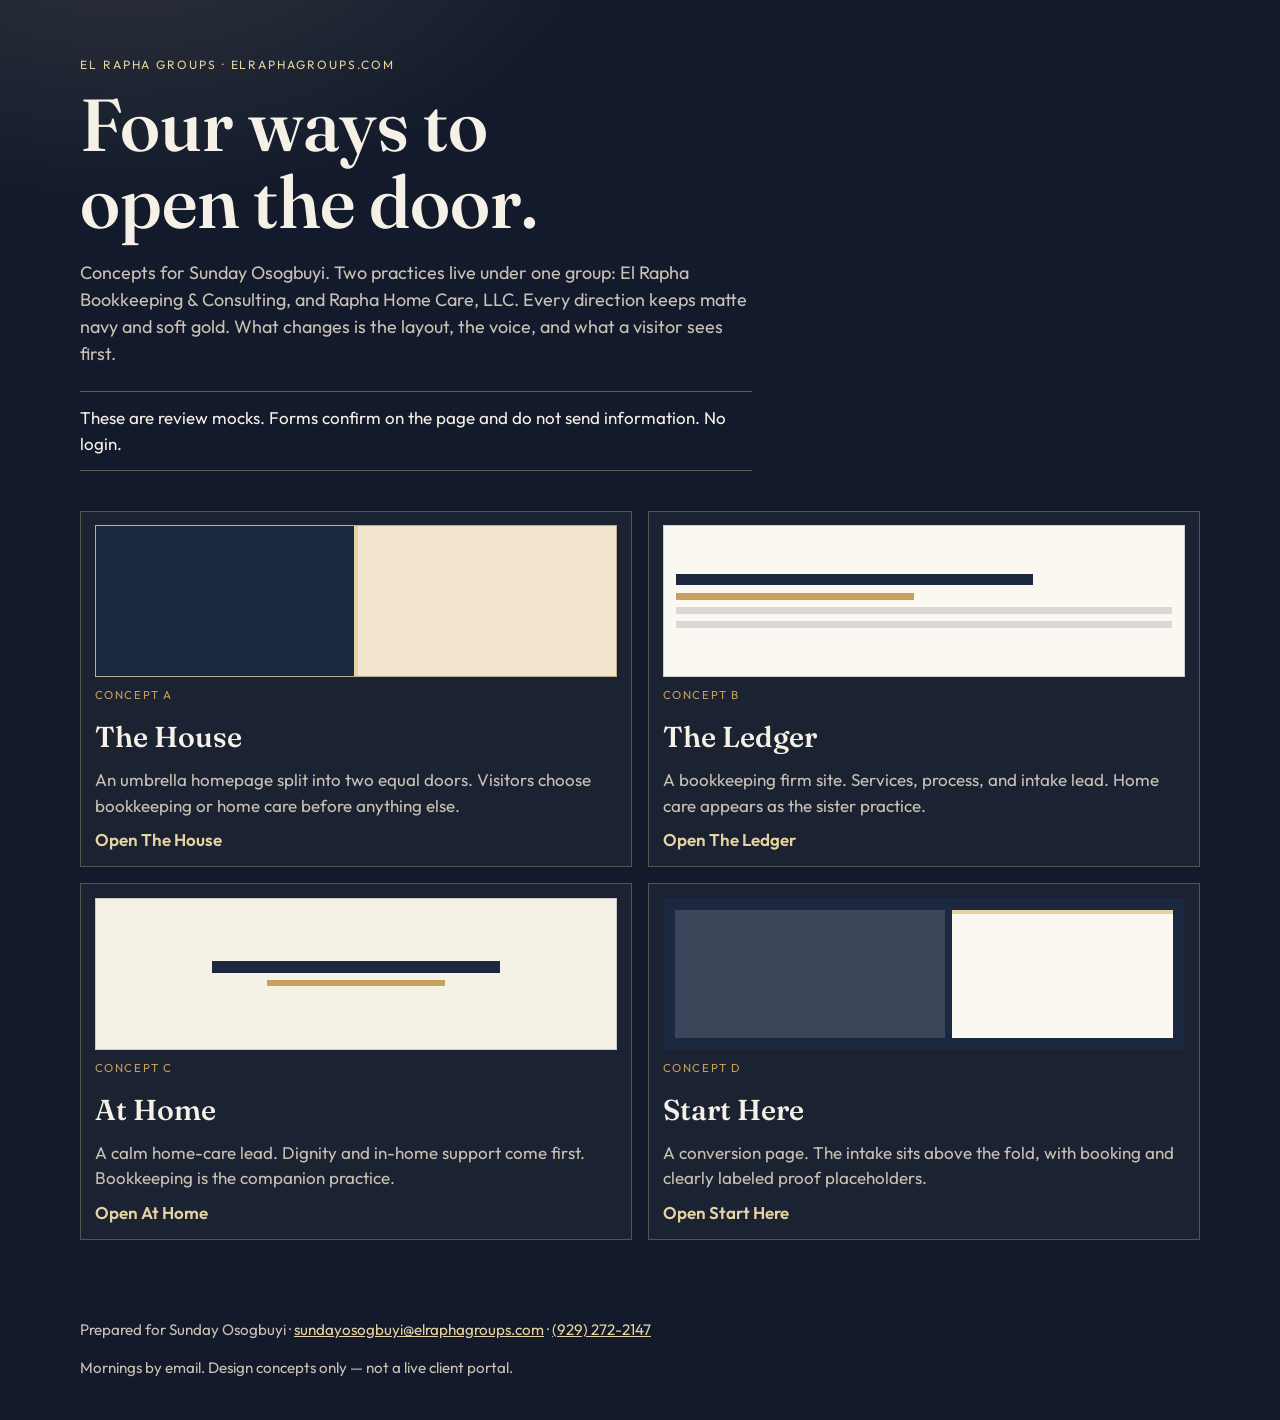
<file: index.html>
<!DOCTYPE html>
<html lang="en">
  <head>
    <meta charset="utf-8">
    <meta name="viewport" content="width=device-width, initial-scale=1.0">
    <title>El Rapha Groups — four website concepts</title>
    <meta name="description" content="Four website concepts for El Rapha Groups: bookkeeping and consulting, and Rapha Home Care. Matte navy and soft gold.">
    <meta name="theme-color" content="#121A2B">
    <link rel="icon" href="favicon.svg" type="image/svg+xml">
    <link rel="preconnect" href="https://fonts.googleapis.com">
    <link rel="preconnect" href="https://fonts.gstatic.com" crossorigin>
    <link href="https://fonts.googleapis.com/css2?family=Fraunces:opsz,wght@9..144,560&family=Outfit:wght@400;500;600&display=swap" rel="stylesheet">
    <link rel="stylesheet" href="styles.css">
  </head>
  <body>
    <a class="skip" href="#concepts">Skip to concepts</a>
    <div class="wrap">
      <header>
        <p class="eyebrow">El Rapha Groups · ElRaphaGroups.com</p>
        <h1>Four ways to open the door.</h1>
        <p class="lede">Concepts for Sunday Osogbuyi. Two practices live under one group: El Rapha Bookkeeping &amp; Consulting, and Rapha Home Care, LLC. Every direction keeps matte navy and soft gold. What changes is the layout, the voice, and what a visitor sees first.</p>
        <p class="note">These are review mocks. Forms confirm on the page and do not send information. No login.</p>
      </header>
      <main>
        <ol class="concepts" id="concepts">
          <li>
            <a class="concept" href="mocks/a/">
              <span class="preview preview-a" aria-hidden="true"><span></span><span></span><span></span></span>
              <span class="kicker">Concept A</span>
              <h2>The House</h2>
              <span class="desc">An umbrella homepage split into two equal doors. Visitors choose bookkeeping or home care before anything else.</span>
              <span class="go">Open The House</span>
            </a>
          </li>
          <li>
            <a class="concept" href="mocks/b/">
              <span class="preview preview-b" aria-hidden="true"><span></span><span></span><span></span><span></span></span>
              <span class="kicker">Concept B</span>
              <h2>The Ledger</h2>
              <span class="desc">A bookkeeping firm site. Services, process, and intake lead. Home care appears as the sister practice.</span>
              <span class="go">Open The Ledger</span>
            </a>
          </li>
          <li>
            <a class="concept" href="mocks/c/">
              <span class="preview preview-c" aria-hidden="true"><span></span><span></span></span>
              <span class="kicker">Concept C</span>
              <h2>At Home</h2>
              <span class="desc">A calm home-care lead. Dignity and in-home support come first. Bookkeeping is the companion practice.</span>
              <span class="go">Open At Home</span>
            </a>
          </li>
          <li>
            <a class="concept" href="mocks/d/">
              <span class="preview preview-d" aria-hidden="true"><span></span><span></span></span>
              <span class="kicker">Concept D</span>
              <h2>Start Here</h2>
              <span class="desc">A conversion page. The intake sits above the fold, with booking and clearly labeled proof placeholders.</span>
              <span class="go">Open Start Here</span>
            </a>
          </li>
        </ol>
      </main>
    </div>
    <footer class="site-footer">
      <p>Prepared for Sunday Osogbuyi · <a href="mailto:sundayosogbuyi@elraphagroups.com">sundayosogbuyi@elraphagroups.com</a> · <a href="tel:+19292722147">(929) 272-2147</a></p>
      <p>Mornings by email. Design concepts only — not a live client portal.</p>
    </footer>
  </body>
</html>
</file>
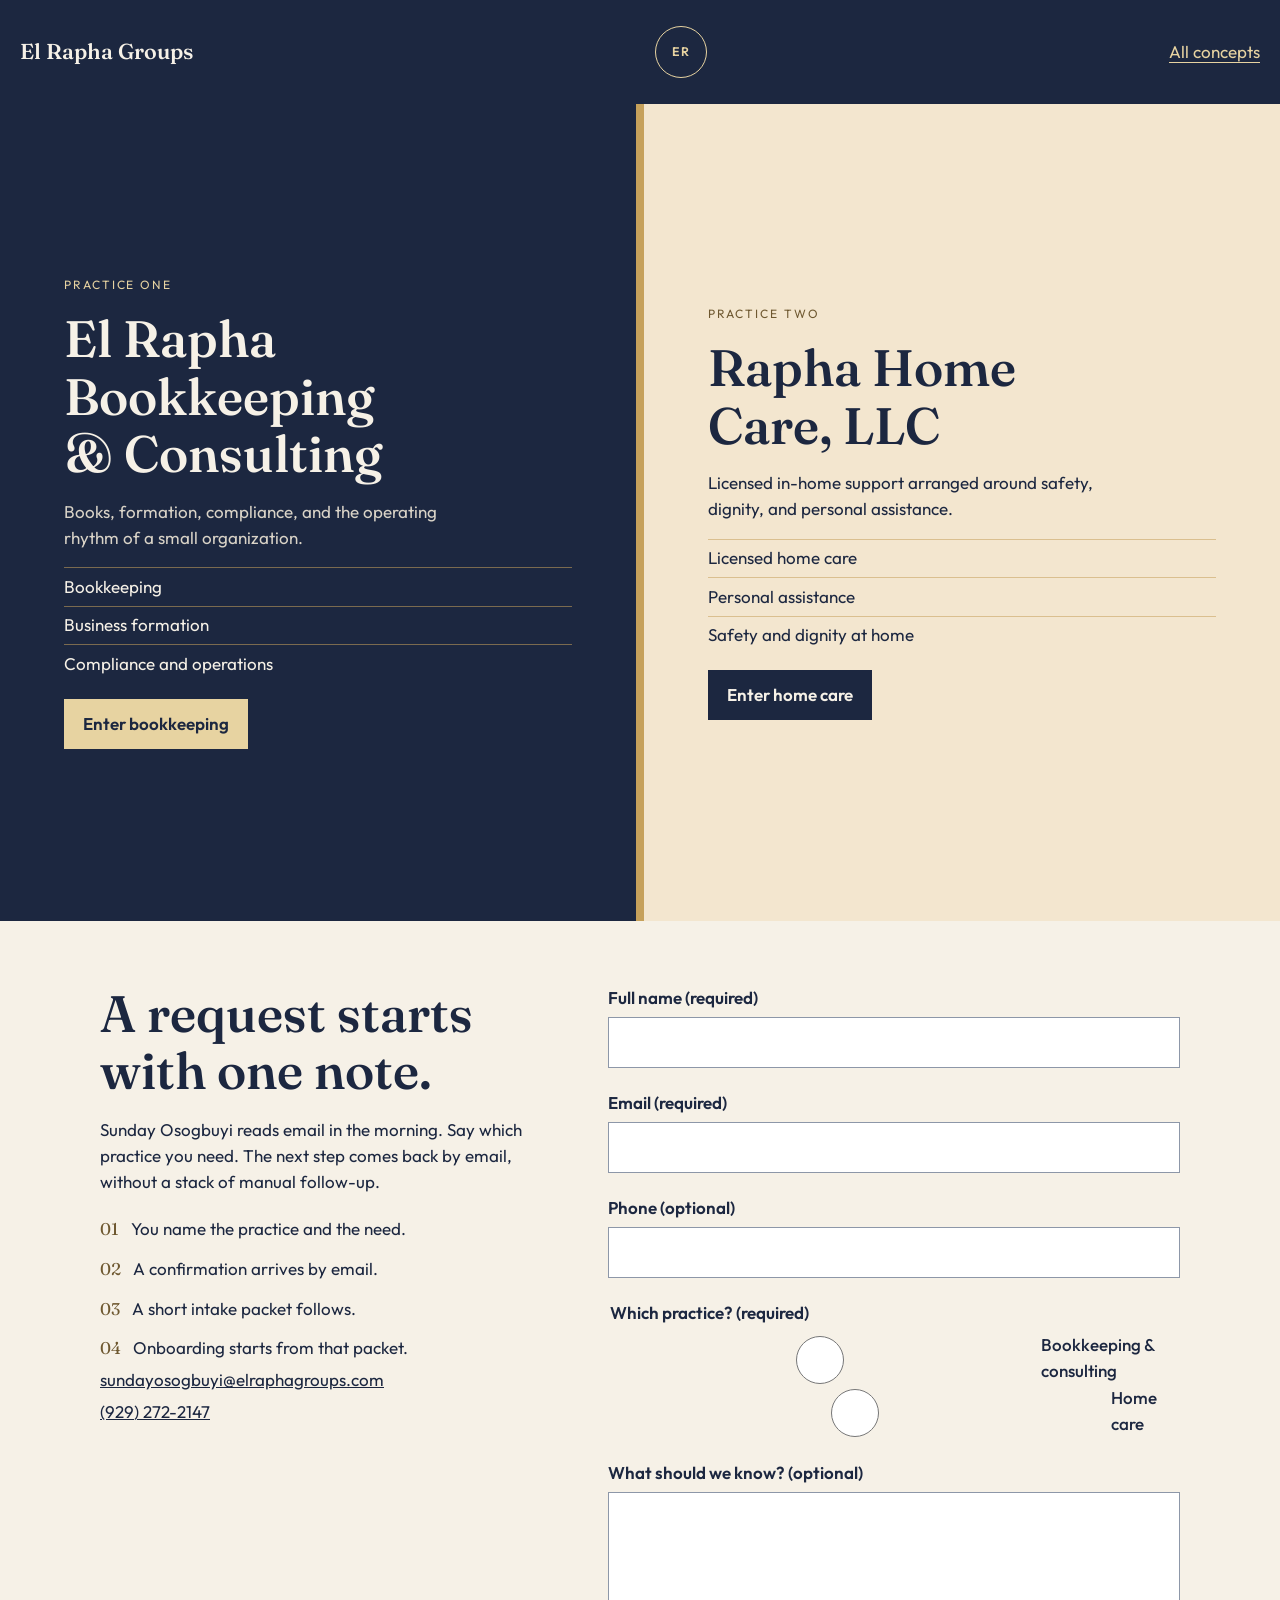
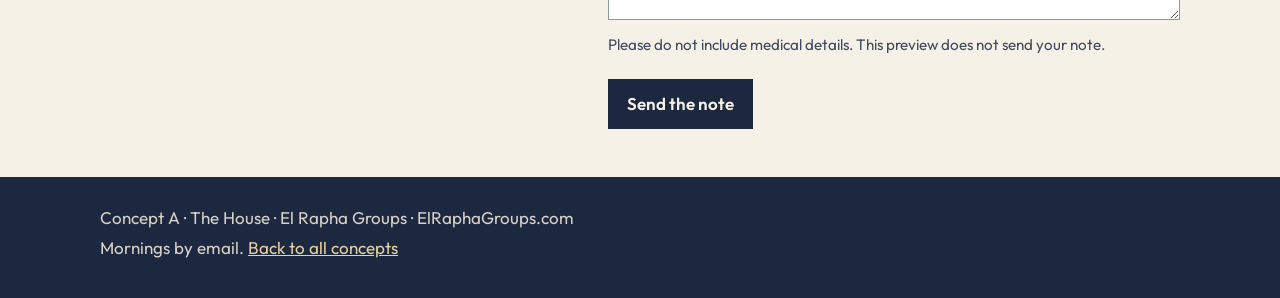
<file: mocks/a/index.html>
<!DOCTYPE html>
<html lang="en">
  <head>
    <meta charset="utf-8">
    <meta name="viewport" content="width=device-width, initial-scale=1.0">
    <title>The House · El Rapha Groups</title>
    <meta name="description" content="El Rapha Groups: choose bookkeeping and consulting, or Rapha Home Care.">
    <meta name="theme-color" content="#1C2740">
    <link rel="icon" href="../../favicon.svg" type="image/svg+xml">
    <link rel="preconnect" href="https://fonts.googleapis.com">
    <link rel="preconnect" href="https://fonts.gstatic.com" crossorigin>
    <link href="https://fonts.googleapis.com/css2?family=Fraunces:opsz,wght@9..144,560&family=Outfit:wght@400;500;600&display=swap" rel="stylesheet">
    <link rel="stylesheet" href="styles.css">
  </head>
  <body>
    <a class="skip" href="#main">Skip to content</a>
    <header class="mast">
      <h1 class="wordmark"><a href="index.html">El Rapha Groups</a></h1>
      <p class="seal" aria-hidden="true">ER</p>
      <a class="mast-link" href="../../index.html">All concepts</a>
    </header>
    <main id="main">
      <div class="doors">
        <article class="door door-books">
          <p class="eyebrow">Practice one</p>
          <h2>El Rapha Bookkeeping &amp; Consulting</h2>
          <p>Books, formation, compliance, and the operating rhythm of a small organization.</p>
          <ul class="plain-list">
            <li>Bookkeeping</li>
            <li>Business formation</li>
            <li>Compliance and operations</li>
          </ul>
          <a class="button" href="bookkeeping.html">Enter bookkeeping</a>
        </article>
        <div class="seam" aria-hidden="true"></div>
        <article class="door door-care">
          <p class="eyebrow">Practice two</p>
          <h2>Rapha Home Care, LLC</h2>
          <p>Licensed in-home support arranged around safety, dignity, and personal assistance.</p>
          <ul class="plain-list">
            <li>Licensed home care</li>
            <li>Personal assistance</li>
            <li>Safety and dignity at home</li>
          </ul>
          <a class="button button-navy" href="home-care.html">Enter home care</a>
        </article>
      </div>
      <section class="begin" aria-labelledby="begin-title">
        <div class="split">
          <div>
            <h2 id="begin-title">A request starts with one note.</h2>
            <p>Sunday Osogbuyi reads email in the morning. Say which practice you need. The next step comes back by email, without a stack of manual follow-up.</p>
            <ol class="steps">
              <li><span class="num">01</span><span>You name the practice and the need.</span></li>
              <li><span class="num">02</span><span>A confirmation arrives by email.</span></li>
              <li><span class="num">03</span><span>A short intake packet follows.</span></li>
              <li><span class="num">04</span><span>Onboarding starts from that packet.</span></li>
            </ol>
            <p class="contact-line"><a href="mailto:sundayosogbuyi@elraphagroups.com">sundayosogbuyi@elraphagroups.com</a></p>
            <p class="contact-line"><a href="tel:+19292722147">(929) 272-2147</a></p>
          </div>
          <form data-mock-form action="index.html" method="post">
            <div class="field">
              <label for="name">Full name (required)</label>
              <input id="name" name="name" type="text" autocomplete="name" required maxlength="100">
            </div>
            <div class="field">
              <label for="email">Email (required)</label>
              <input id="email" name="email" type="email" autocomplete="email" required enterkeyhint="next">
            </div>
            <div class="field">
              <label for="phone">Phone (optional)</label>
              <input id="phone" name="phone" type="tel" autocomplete="tel" inputmode="tel">
            </div>
            <fieldset>
              <legend>Which practice? (required)</legend>
              <label class="choice" for="practice-books">
                <input id="practice-books" type="radio" name="practice" value="bookkeeping" required>
                Bookkeeping &amp; consulting
              </label>
              <label class="choice" for="practice-care">
                <input id="practice-care" type="radio" name="practice" value="home-care">
                Home care
              </label>
            </fieldset>
            <div class="field">
              <label for="note">What should we know? (optional)</label>
              <textarea id="note" name="note" maxlength="600" aria-describedby="note-hint"></textarea>
              <span class="hint" id="note-hint">Please do not include medical details. This preview does not send your note.</span>
            </div>
            <button type="submit">Send the note</button>
            <p class="form-status" data-mock-status tabindex="-1" role="status" hidden></p>
            <noscript>
              <p>This preview confirms on the page with JavaScript. To begin for real, email sundayosogbuyi@elraphagroups.com.</p>
            </noscript>
          </form>
        </div>
      </section>
    </main>
    <footer class="site-footer">
      <p>Concept A · The House · El Rapha Groups · ElRaphaGroups.com</p>
      <p>Mornings by email. <a href="../../index.html">Back to all concepts</a></p>
    </footer>
    <script src="../../assets/mock-form.js"></script>
  </body>
</html>
</file>
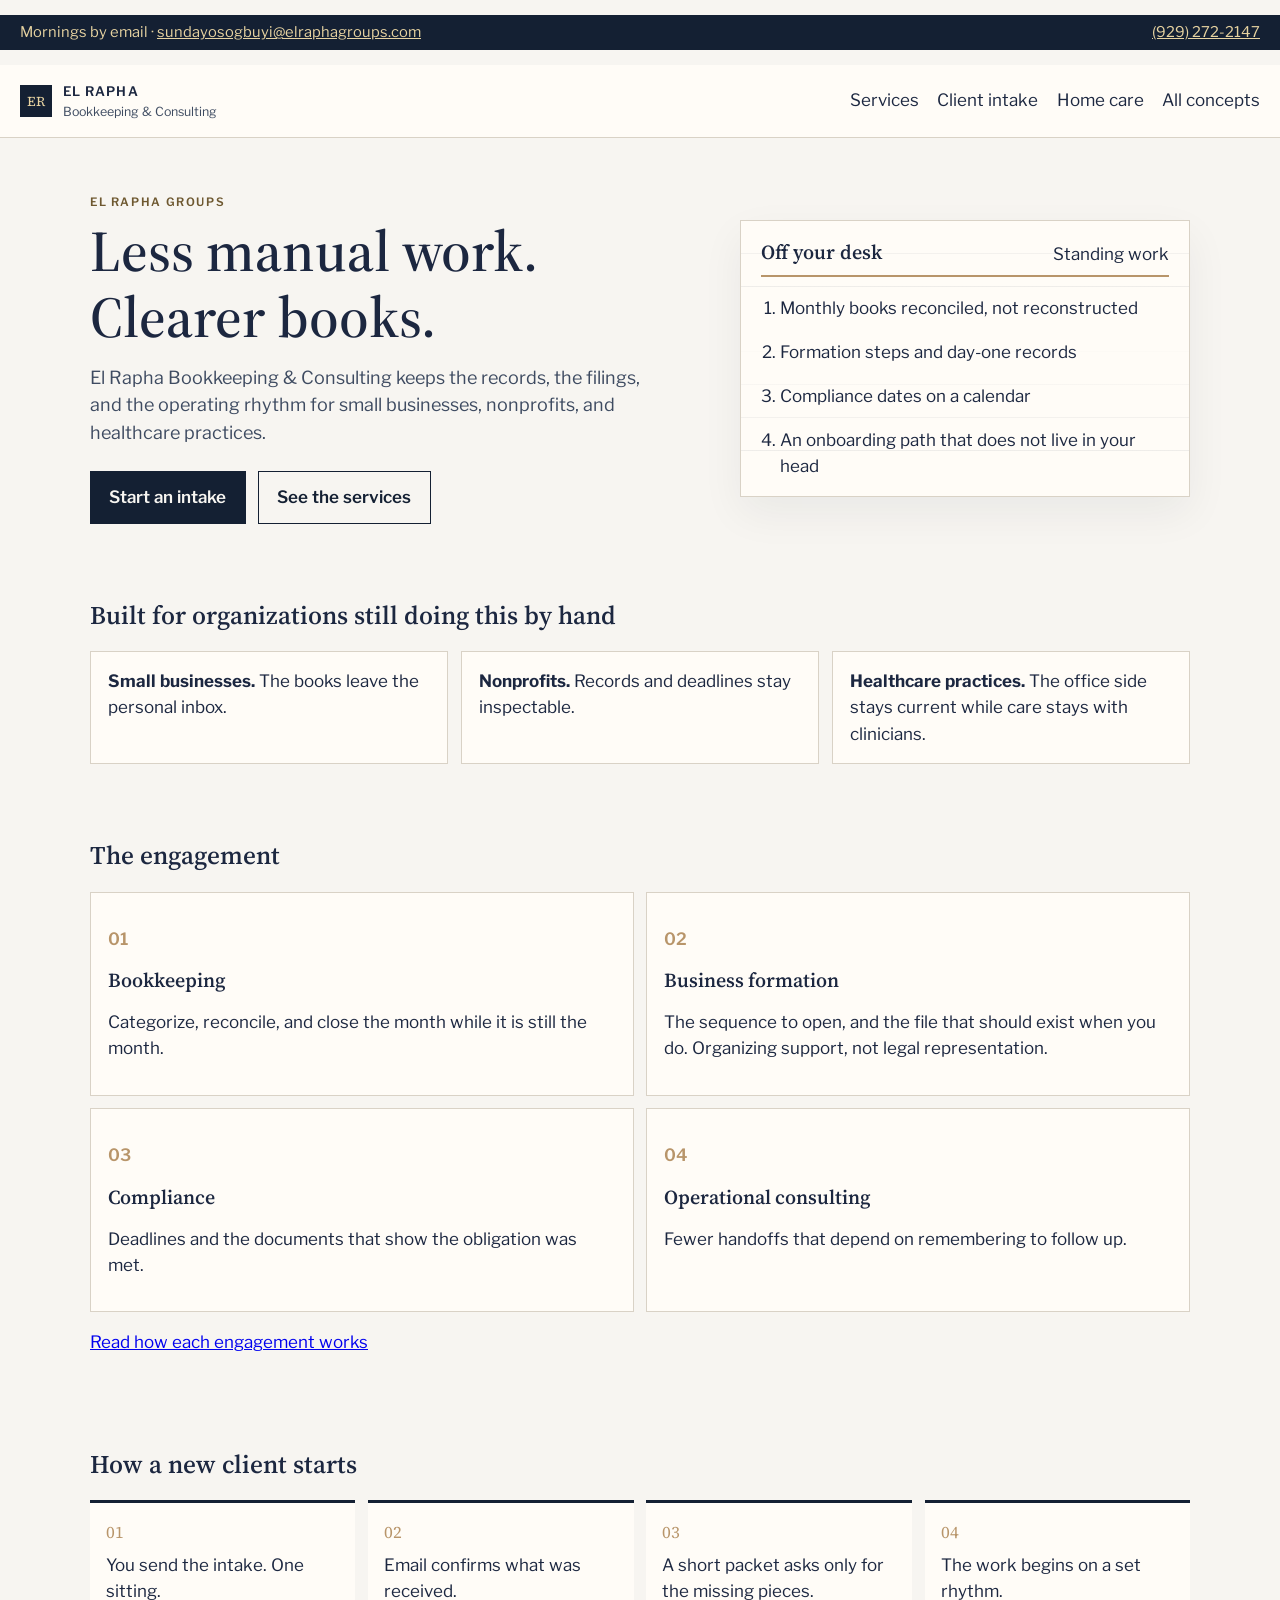
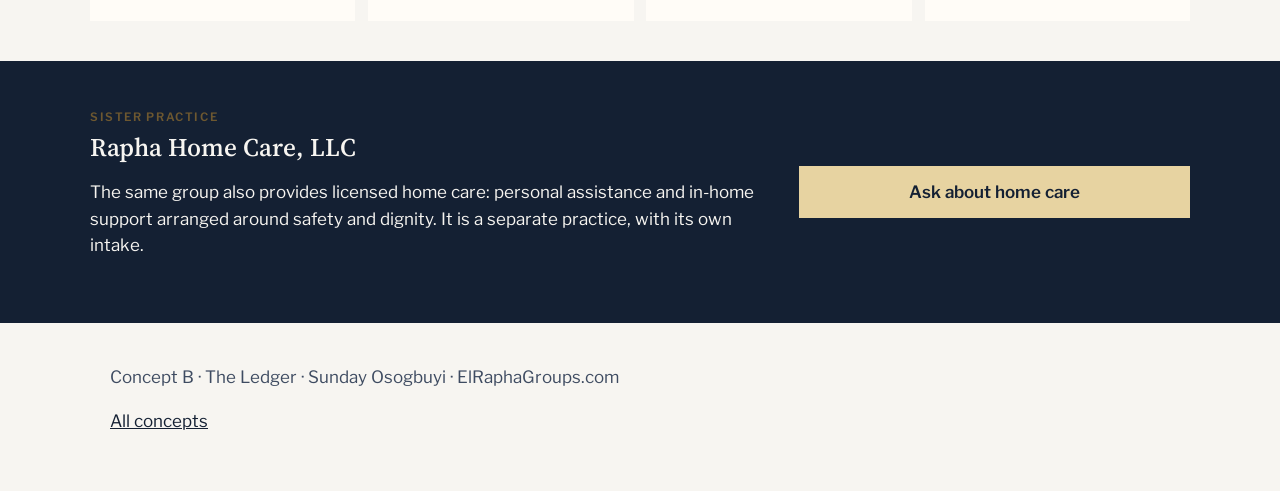
<file: mocks/b/index.html>
<!DOCTYPE html>
<html lang="en">
  <head>
    <meta charset="utf-8">
    <meta name="viewport" content="width=device-width, initial-scale=1.0">
    <title>The Ledger · El Rapha Bookkeeping &amp; Consulting</title>
    <meta name="description" content="Bookkeeping, formation, compliance, and operational consulting for small businesses, nonprofits, and healthcare practices.">
    <meta name="theme-color" content="#142033">
    <link rel="icon" href="../../favicon.svg" type="image/svg+xml">
    <link rel="preconnect" href="https://fonts.googleapis.com">
    <link rel="preconnect" href="https://fonts.gstatic.com" crossorigin>
    <link href="https://fonts.googleapis.com/css2?family=Libre+Franklin:wght@400;600&family=Source+Serif+4:opsz,wght@8..60,560&display=swap" rel="stylesheet">
    <link rel="stylesheet" href="styles.css">
  </head>
  <body>
    <a class="skip" href="#main">Skip to content</a>
    <p class="utility">
      <span>Mornings by email · <a href="mailto:sundayosogbuyi@elraphagroups.com">sundayosogbuyi@elraphagroups.com</a></span>
      <a href="tel:+19292722147">(929) 272-2147</a>
    </p>
    <header class="site-header">
      <a class="brand" href="index.html">
        <span class="mark" aria-hidden="true">ER</span>
        <span>
          <span class="brand-name">EL RAPHA</span>
          <span class="brand-sub">Bookkeeping &amp; Consulting</span>
        </span>
      </a>
      <div class="nav-slot">
        <details class="menu">
          <summary>
            <span class="open-label">Menu</span>
            <span class="close-label">Close</span>
          </summary>
        </details>
        <nav aria-label="Primary">
          <ul>
            <li><a href="services.html">Services</a></li>
            <li><a href="intake.html">Client intake</a></li>
            <li><a href="index.html#home-care">Home care</a></li>
            <li><a href="../../index.html">All concepts</a></li>
          </ul>
        </nav>
      </div>
    </header>
    <main id="main">
      <section class="hero wrap">
        <div>
          <p class="kicker">El Rapha Groups</p>
          <h1>Less manual work. Clearer books.</h1>
          <p class="lede">El Rapha Bookkeeping &amp; Consulting keeps the records, the filings, and the operating rhythm for small businesses, nonprofits, and healthcare practices.</p>
          <div class="actions">
            <a class="button" href="intake.html">Start an intake</a>
            <a class="button button-quiet" href="services.html">See the services</a>
          </div>
        </div>
        <aside class="ledger" aria-labelledby="desk-title">
          <header>
            <h2 id="desk-title">Off your desk</h2>
            <p>Standing work</p>
          </header>
          <ol>
            <li>Monthly books reconciled, not reconstructed</li>
            <li>Formation steps and day-one records</li>
            <li>Compliance dates on a calendar</li>
            <li>An onboarding path that does not live in your head</li>
          </ol>
        </aside>
      </section>
      <section class="audiences wrap" aria-labelledby="who-title">
        <h2 id="who-title">Built for organizations still doing this by hand</h2>
        <ul>
          <li><strong>Small businesses.</strong> The books leave the personal inbox.</li>
          <li><strong>Nonprofits.</strong> Records and deadlines stay inspectable.</li>
          <li><strong>Healthcare practices.</strong> The office side stays current while care stays with clinicians.</li>
        </ul>
      </section>
      <section class="services wrap" aria-labelledby="services-title">
        <h2 id="services-title">The engagement</h2>
        <div class="service-grid">
          <article>
            <p class="index-num">01</p>
            <h3>Bookkeeping</h3>
            <p>Categorize, reconcile, and close the month while it is still the month.</p>
          </article>
          <article>
            <p class="index-num">02</p>
            <h3>Business formation</h3>
            <p>The sequence to open, and the file that should exist when you do. Organizing support, not legal representation.</p>
          </article>
          <article>
            <p class="index-num">03</p>
            <h3>Compliance</h3>
            <p>Deadlines and the documents that show the obligation was met.</p>
          </article>
          <article>
            <p class="index-num">04</p>
            <h3>Operational consulting</h3>
            <p>Fewer handoffs that depend on remembering to follow up.</p>
          </article>
        </div>
        <p><a href="services.html">Read how each engagement works</a></p>
      </section>
      <section class="process wrap" aria-labelledby="process-title">
        <h2 id="process-title">How a new client starts</h2>
        <ol>
          <li>You send the intake. One sitting.</li>
          <li>Email confirms what was received.</li>
          <li>A short packet asks only for the missing pieces.</li>
          <li>The work begins on a set rhythm.</li>
        </ol>
      </section>
      <section class="band" id="home-care" aria-labelledby="care-title">
        <div class="wrap">
          <div>
            <p class="kicker">Sister practice</p>
            <h2 id="care-title">Rapha Home Care, LLC</h2>
            <p>The same group also provides licensed home care: personal assistance and in-home support arranged around safety and dignity. It is a separate practice, with its own intake.</p>
          </div>
          <a class="button" href="intake.html">Ask about home care</a>
        </div>
      </section>
    </main>
    <footer class="site-footer wrap">
      <p>Concept B · The Ledger · Sunday Osogbuyi · ElRaphaGroups.com</p>
      <p><a href="../../index.html">All concepts</a></p>
    </footer>
  </body>
</html>
</file>
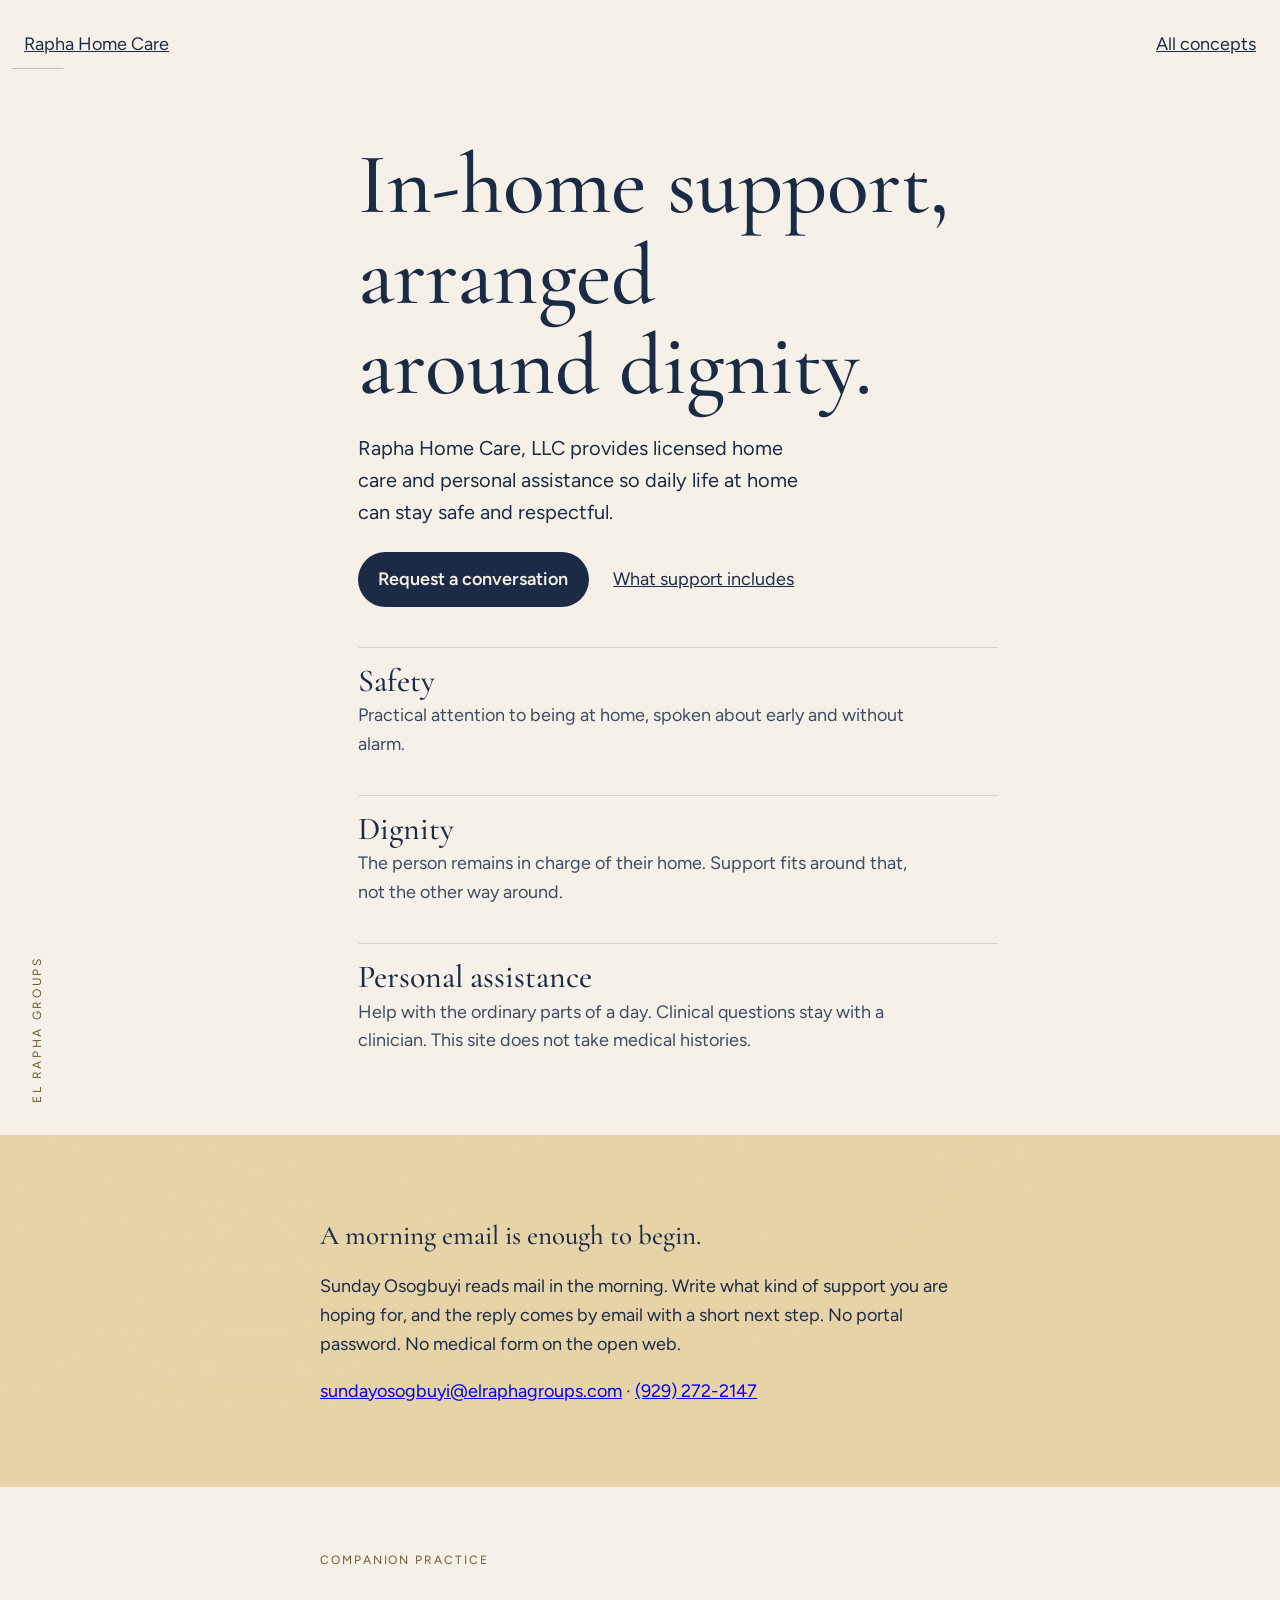
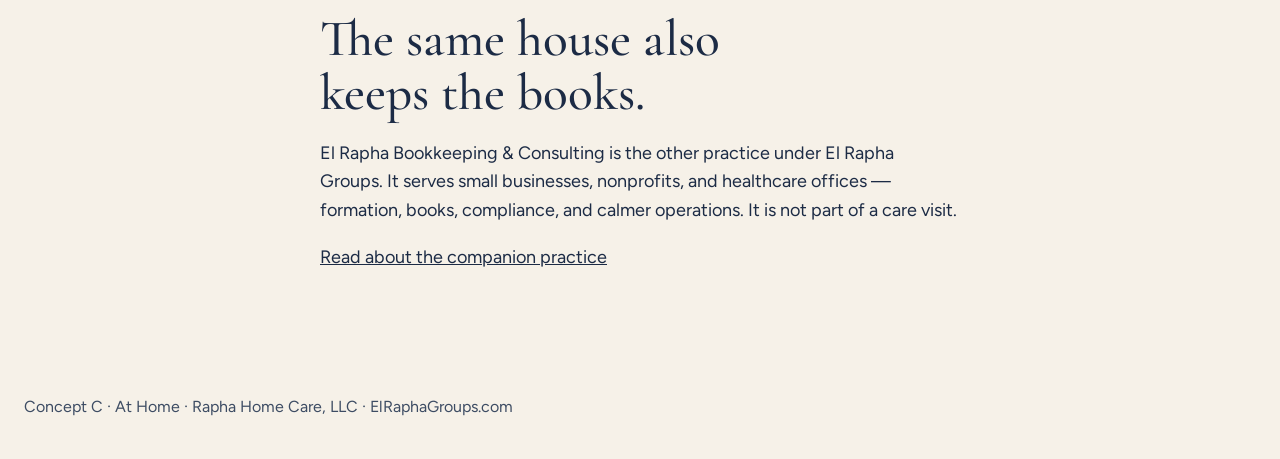
<file: mocks/c/index.html>
<!DOCTYPE html>
<html lang="en">
  <head>
    <meta charset="utf-8">
    <meta name="viewport" content="width=device-width, initial-scale=1.0">
    <title>At Home · Rapha Home Care</title>
    <meta name="description" content="Rapha Home Care offers licensed in-home support arranged around safety, dignity, and personal assistance.">
    <meta name="theme-color" content="#F6F1E8">
    <link rel="icon" href="../../favicon.svg" type="image/svg+xml">
    <link rel="preconnect" href="https://fonts.googleapis.com">
    <link rel="preconnect" href="https://fonts.gstatic.com" crossorigin>
    <link href="https://fonts.googleapis.com/css2?family=Cormorant+Garamond:wght@500;600&family=Figtree:wght@400;600&display=swap" rel="stylesheet">
    <link rel="stylesheet" href="styles.css">
  </head>
  <body>
    <a class="skip" href="#main">Skip to content</a>
    <header class="top">
      <a href="index.html">Rapha Home Care</a>
      <a href="../../index.html">All concepts</a>
    </header>
    <main id="main">
      <div class="home">
      <p class="spine">El Rapha Groups</p>
        <article class="story">
          <h1>In-home support, arranged around dignity.</h1>
          <p class="intro">Rapha Home Care, LLC provides licensed home care and personal assistance so daily life at home can stay safe and respectful.</p>
          <div class="actions">
            <a class="button" href="care.html">Request a conversation</a>
            <a class="text-link" href="care.html#support">What support includes</a>
          </div>
          <ul class="principles">
            <li>
              <h2>Safety</h2>
              <p>Practical attention to being at home, spoken about early and without alarm.</p>
            </li>
            <li>
              <h2>Dignity</h2>
              <p>The person remains in charge of their home. Support fits around that, not the other way around.</p>
            </li>
            <li>
              <h2>Personal assistance</h2>
              <p>Help with the ordinary parts of a day. Clinical questions stay with a clinician. This site does not take medical histories.</p>
            </li>
          </ul>
        </article>
      </div>
      <section class="wash" aria-labelledby="morning-title">
      <div class="story">
        <h2 id="morning-title">A morning email is enough to begin.</h2>
        <p>Sunday Osogbuyi reads mail in the morning. Write what kind of support you are hoping for, and the reply comes by email with a short next step. No portal password. No medical form on the open web.</p>
        <p><a href="mailto:sundayosogbuyi@elraphagroups.com">sundayosogbuyi@elraphagroups.com</a> · <a href="tel:+19292722147">(929) 272-2147</a></p>
      </div>
    </section>
    <section class="companion" aria-labelledby="companion-title">
      <div class="story">
        <p class="kicker">Companion practice</p>
        <h2 id="companion-title">The same house also keeps the books.</h2>
        <p>El Rapha Bookkeeping &amp; Consulting is the other practice under El Rapha Groups. It serves small businesses, nonprofits, and healthcare offices — formation, books, compliance, and calmer operations. It is not part of a care visit.</p>
        <p><a class="text-link" href="companion.html">Read about the companion practice</a></p>
      </div>
    </section>
    </main>
    <footer class="site-footer">
      <p>Concept C · At Home · Rapha Home Care, LLC · ElRaphaGroups.com</p>
    </footer>
  </body>
</html>
</file>
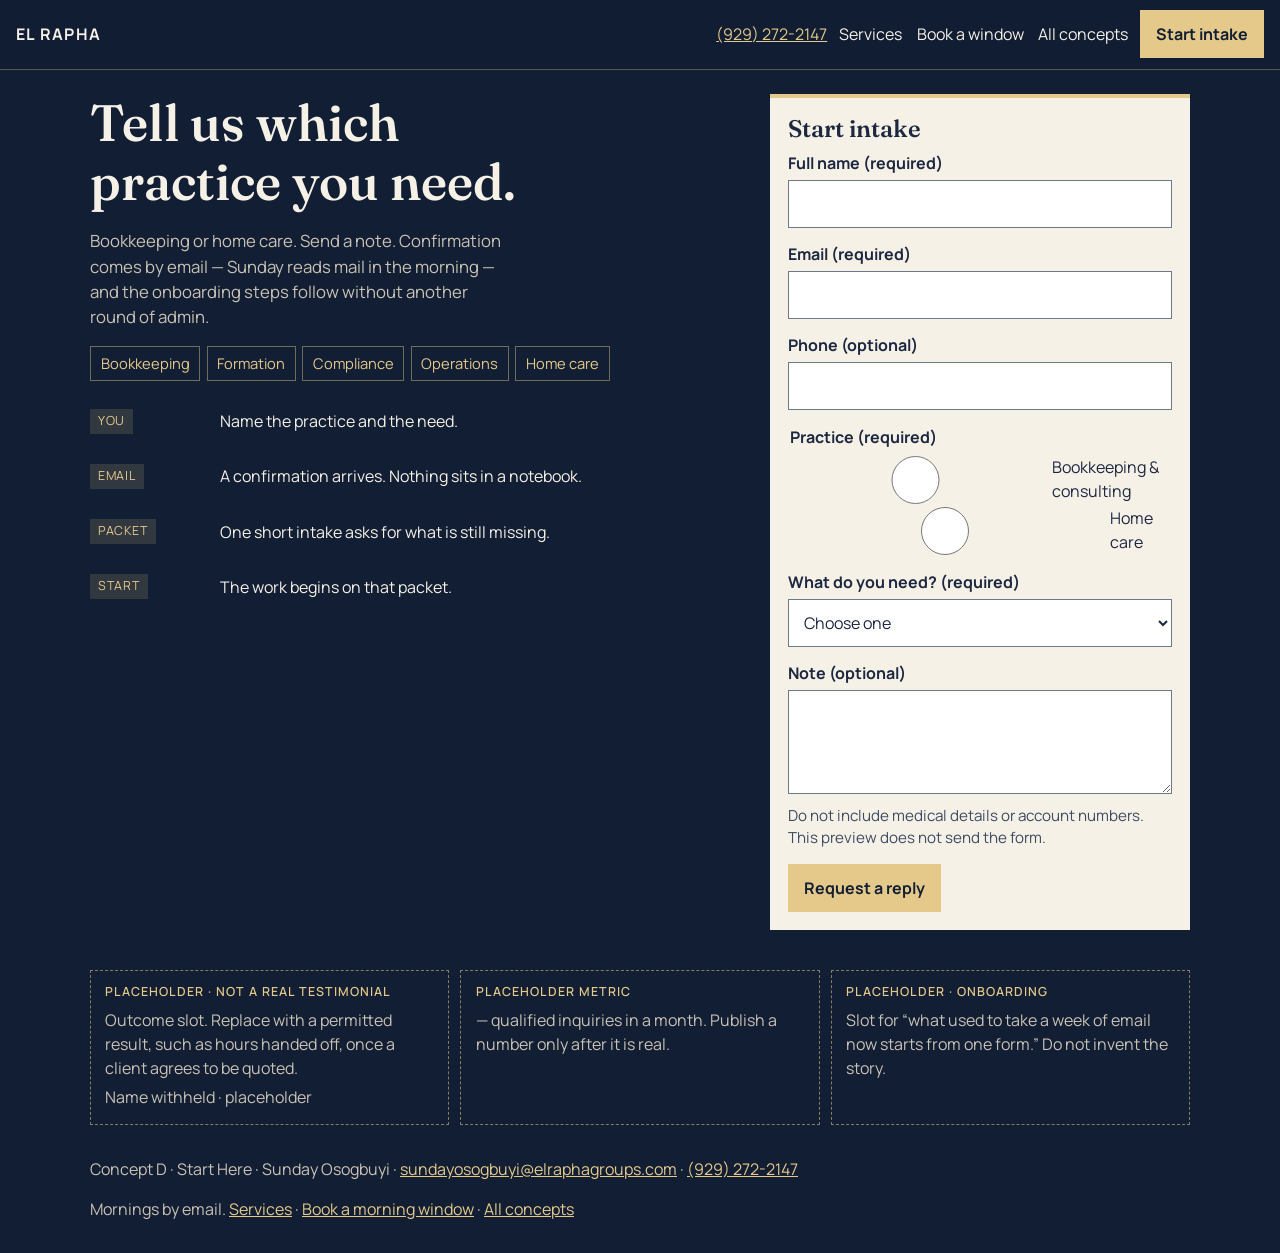
<file: mocks/d/index.html>
<!DOCTYPE html>
<html lang="en">
  <head>
    <meta charset="utf-8">
    <meta name="viewport" content="width=device-width, initial-scale=1.0">
    <title>Start Here · El Rapha Groups</title>
    <meta name="description" content="Request bookkeeping or home care from El Rapha Groups. The intake is the first thing on the page.">
    <meta name="theme-color" content="#121E33">
    <link rel="icon" href="../../favicon.svg" type="image/svg+xml">
    <link rel="preconnect" href="https://fonts.googleapis.com">
    <link rel="preconnect" href="https://fonts.gstatic.com" crossorigin>
    <link href="https://fonts.googleapis.com/css2?family=Fraunces:opsz,wght@9..144,560&family=Manrope:wght@400;700&display=swap" rel="stylesheet">
    <link rel="stylesheet" href="styles.css">
  </head>
  <body>
    <a class="skip" href="#intake">Skip to intake</a>
    <header class="bar">
      <a class="brand" href="index.html">EL RAPHA</a>
      <div class="bar-actions">
        <a class="phone phone-wide" href="tel:+19292722147">(929) 272-2147</a>
        <div class="nav-slot">
          <details class="menu">
            <summary>
              <span class="open-label">Menu</span>
              <span class="close-label">Close</span>
            </summary>
          </details>
          <nav aria-label="Primary">
            <ul>
              <li><a href="services.html">Services</a></li>
              <li><a href="book.html">Book a window</a></li>
              <li><a href="../../index.html">All concepts</a></li>
            </ul>
          </nav>
        </div>
        <a class="button" href="#intake">Start intake</a>
      </div>
    </header>
    <main id="main">
      <div class="stage">
        <div>
          <h1>Tell us which practice you need.</h1>
          <p class="lede">Bookkeeping or home care. Send a note. Confirmation comes by email — Sunday reads mail in the morning — and the onboarding steps follow without another round of admin.</p>
          <ul class="chips" aria-label="Practices">
            <li>Bookkeeping</li>
            <li>Formation</li>
            <li>Compliance</li>
            <li>Operations</li>
            <li>Home care</li>
          </ul>
          <ol class="pipeline">
            <li><span class="chip">You</span><span>Name the practice and the need.</span></li>
            <li><span class="chip">Email</span><span>A confirmation arrives. Nothing sits in a notebook.</span></li>
            <li><span class="chip">Packet</span><span>One short intake asks for what is still missing.</span></li>
            <li><span class="chip">Start</span><span>The work begins on that packet.</span></li>
          </ol>
        </div>
        <form id="intake" class="card" data-mock-form action="index.html" method="post">
          <h2>Start intake</h2>
          <div class="field">
            <label for="name">Full name (required)</label>
            <input id="name" name="name" type="text" autocomplete="name" required maxlength="100" enterkeyhint="next">
          </div>
          <div class="field">
            <label for="email">Email (required)</label>
            <input id="email" name="email" type="email" autocomplete="email" required enterkeyhint="next">
          </div>
          <div class="field">
            <label for="phone">Phone (optional)</label>
            <input id="phone" name="phone" type="tel" autocomplete="tel" inputmode="tel">
          </div>
          <fieldset>
            <legend>Practice (required)</legend>
            <label class="choice" for="practice-books">
              <input id="practice-books" type="radio" name="practice" value="bookkeeping" required>
              Bookkeeping &amp; consulting
            </label>
            <label class="choice" for="practice-care">
              <input id="practice-care" type="radio" name="practice" value="home-care">
              Home care
            </label>
          </fieldset>
          <div class="field">
            <label for="need">What do you need? (required)</label>
            <select id="need" name="need" required>
              <option value="">Choose one</option>
              <option>Monthly bookkeeping</option>
              <option>Business formation</option>
              <option>Compliance support</option>
              <option>Operational consulting</option>
              <option>Home care inquiry</option>
              <option>Not sure yet</option>
            </select>
          </div>
          <div class="field">
            <label for="note">Note (optional)</label>
            <textarea id="note" name="note" maxlength="400" aria-describedby="note-hint"></textarea>
            <span class="hint" id="note-hint">Do not include medical details or account numbers. This preview does not send the form.</span>
          </div>
          <button type="submit">Request a reply</button>
          <p class="form-status" data-mock-status tabindex="-1" role="status" hidden></p>
        </form>
      </div>
      <section class="proof" aria-label="Placeholder social proof">
        <article>
          <h2>Placeholder · not a real testimonial</h2>
          <p>Outcome slot. Replace with a permitted result, such as hours handed off, once a client agrees to be quoted.</p>
          <p>Name withheld · placeholder</p>
        </article>
        <article>
          <h2>Placeholder metric</h2>
          <p>— qualified inquiries in a month. Publish a number only after it is real.</p>
        </article>
        <article>
          <h2>Placeholder · onboarding</h2>
          <p>Slot for “what used to take a week of email now starts from one form.” Do not invent the story.</p>
        </article>
      </section>
    </main>
    <footer class="site-footer">
      <p>Concept D · Start Here · Sunday Osogbuyi · <a href="mailto:sundayosogbuyi@elraphagroups.com">sundayosogbuyi@elraphagroups.com</a> · <a href="tel:+19292722147">(929) 272-2147</a></p>
      <p>Mornings by email. <a href="services.html">Services</a> · <a href="book.html">Book a morning window</a> · <a href="../../index.html">All concepts</a></p>
    </footer>
    <script src="../../assets/mock-form.js"></script>
  </body>
</html>
</file>
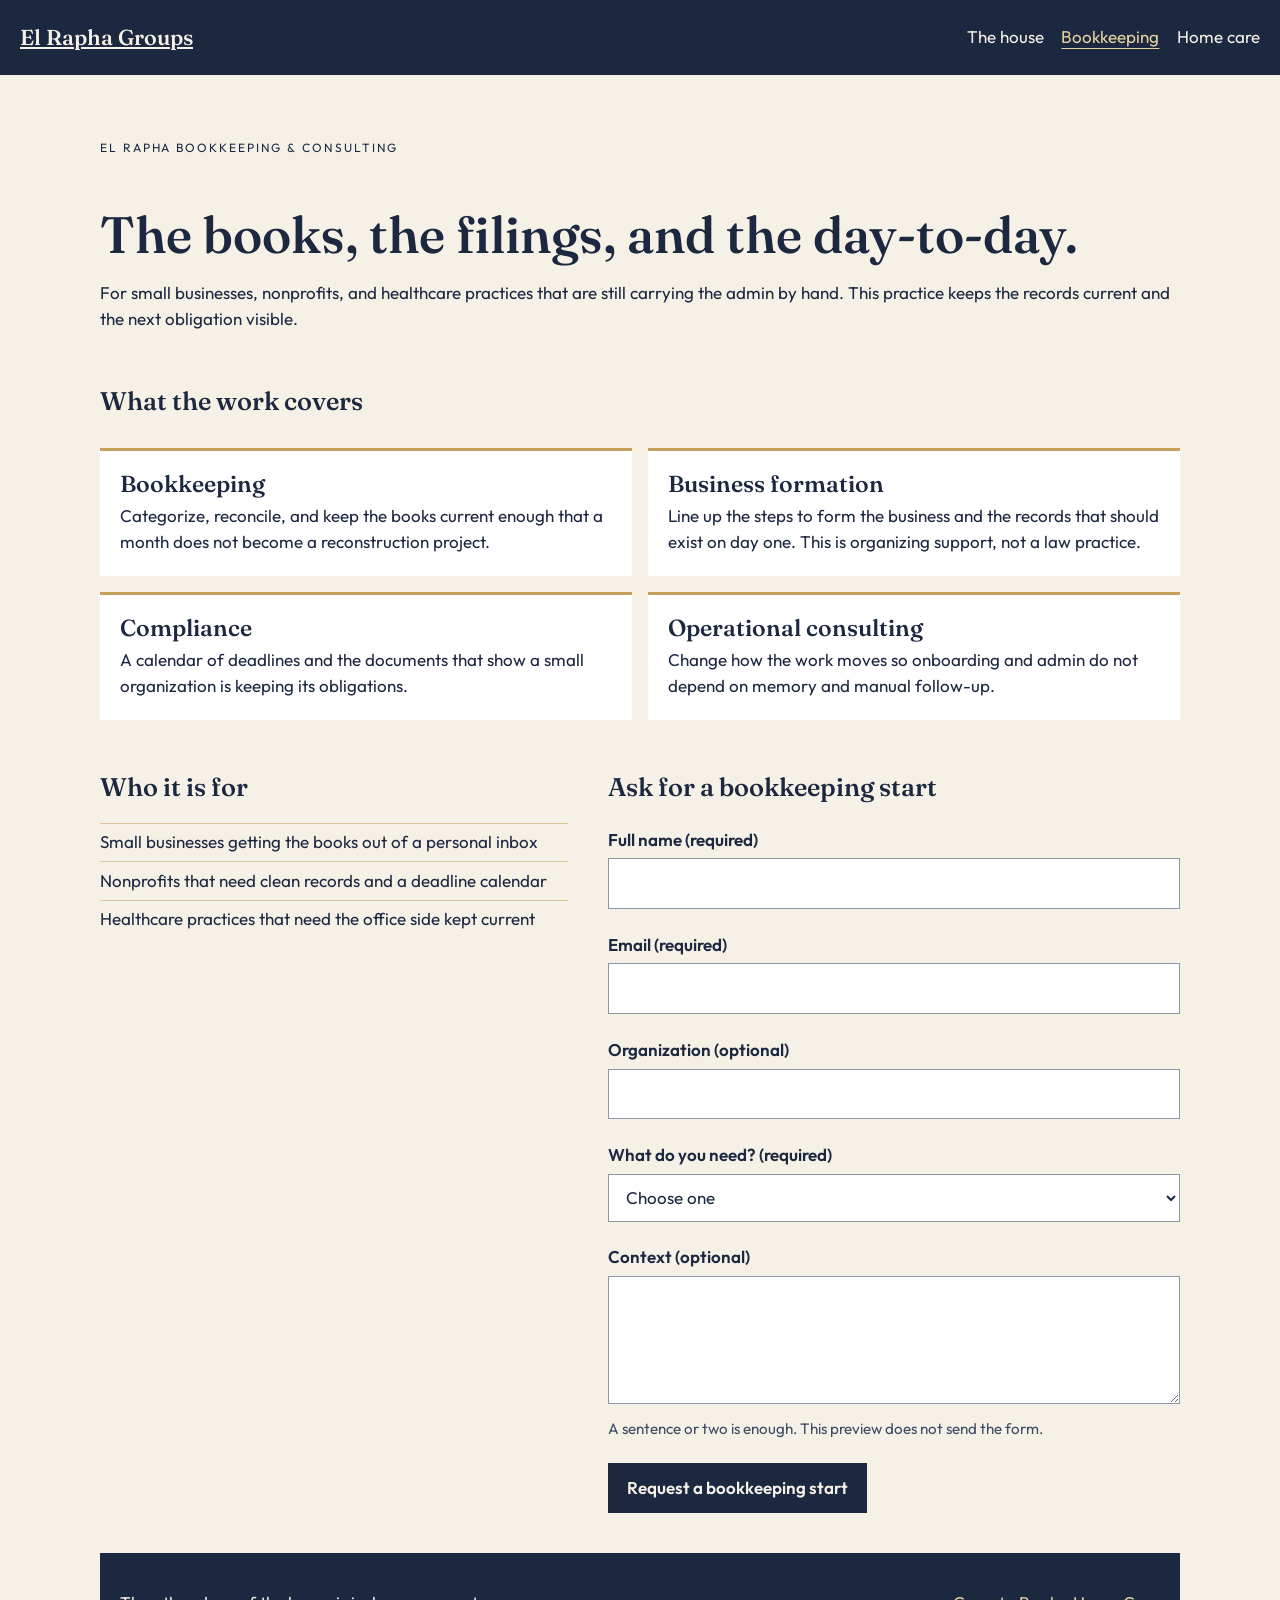
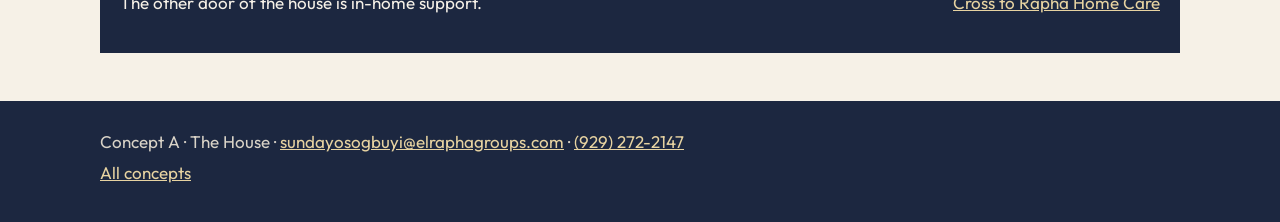
<file: mocks/a/bookkeeping.html>
<!DOCTYPE html>
<html lang="en">
  <head>
    <meta charset="utf-8">
    <meta name="viewport" content="width=device-width, initial-scale=1.0">
    <title>Bookkeeping · The House · El Rapha Groups</title>
    <meta name="description" content="El Rapha Bookkeeping & Consulting: bookkeeping, business formation, compliance, and operational consulting.">
    <meta name="theme-color" content="#1C2740">
    <link rel="icon" href="../../favicon.svg" type="image/svg+xml">
    <link rel="preconnect" href="https://fonts.googleapis.com">
    <link rel="preconnect" href="https://fonts.gstatic.com" crossorigin>
    <link href="https://fonts.googleapis.com/css2?family=Fraunces:opsz,wght@9..144,560&family=Outfit:wght@400;500;600&display=swap" rel="stylesheet">
    <link rel="stylesheet" href="styles.css">
  </head>
  <body>
    <a class="skip" href="#main">Skip to content</a>
    <header class="mast">
      <a class="wordmark" href="index.html">El Rapha Groups</a>
      <div class="nav-slot">
        <details class="menu">
          <summary>
            <span class="open-label">Menu</span>
            <span class="close-label">Close</span>
          </summary>
        </details>
        <nav aria-label="Primary">
          <ul>
            <li><a href="index.html">The house</a></li>
            <li><a href="bookkeeping.html" aria-current="page">Bookkeeping</a></li>
            <li><a href="home-care.html">Home care</a></li>
          </ul>
        </nav>
      </div>
    </header>
    <main id="main" class="page">
      <p class="eyebrow">El Rapha Bookkeeping &amp; Consulting</p>
      <div class="page-hero">
        <h1>The books, the filings, and the day-to-day.</h1>
        <p class="prose">For small businesses, nonprofits, and healthcare practices that are still carrying the admin by hand. This practice keeps the records current and the next obligation visible.</p>
      </div>
      <section aria-labelledby="services-title">
        <h2 id="services-title">What the work covers</h2>
        <div class="service-grid">
          <article>
            <h3>Bookkeeping</h3>
            <p>Categorize, reconcile, and keep the books current enough that a month does not become a reconstruction project.</p>
          </article>
          <article>
            <h3>Business formation</h3>
            <p>Line up the steps to form the business and the records that should exist on day one. This is organizing support, not a law practice.</p>
          </article>
          <article>
            <h3>Compliance</h3>
            <p>A calendar of deadlines and the documents that show a small organization is keeping its obligations.</p>
          </article>
          <article>
            <h3>Operational consulting</h3>
            <p>Change how the work moves so onboarding and admin do not depend on memory and manual follow-up.</p>
          </article>
        </div>
      </section>
      <section class="split" aria-labelledby="fit-title">
        <div>
          <h2 id="fit-title">Who it is for</h2>
          <ul class="plain-list">
            <li>Small businesses getting the books out of a personal inbox</li>
            <li>Nonprofits that need clean records and a deadline calendar</li>
            <li>Healthcare practices that need the office side kept current</li>
          </ul>
        </div>
        <form data-mock-form action="bookkeeping.html" method="post">
          <h2>Ask for a bookkeeping start</h2>
          <div class="field">
            <label for="name">Full name (required)</label>
            <input id="name" name="name" type="text" autocomplete="name" required maxlength="100">
          </div>
          <div class="field">
            <label for="email">Email (required)</label>
            <input id="email" name="email" type="email" autocomplete="email" required>
          </div>
          <div class="field">
            <label for="org">Organization (optional)</label>
            <input id="org" name="organization" type="text" autocomplete="organization" maxlength="120">
          </div>
          <div class="field">
            <label for="need">What do you need? (required)</label>
            <select id="need" name="need" required>
              <option value="">Choose one</option>
              <option>Monthly bookkeeping</option>
              <option>Business formation</option>
              <option>Compliance support</option>
              <option>Operational consulting</option>
              <option>Not sure yet</option>
            </select>
          </div>
          <div class="field">
            <label for="note">Context (optional)</label>
            <textarea id="note" name="note" maxlength="600" aria-describedby="note-hint"></textarea>
            <span class="hint" id="note-hint">A sentence or two is enough. This preview does not send the form.</span>
          </div>
          <button type="submit">Request a bookkeeping start</button>
          <p class="form-status" data-mock-status tabindex="-1" role="status" hidden></p>
        </form>
      </section>
      <aside class="cross">
        <p>The other door of the house is in-home support.</p>
        <a href="home-care.html">Cross to Rapha Home Care</a>
      </aside>
    </main>
    <footer class="site-footer">
      <p>Concept A · The House · <a href="mailto:sundayosogbuyi@elraphagroups.com">sundayosogbuyi@elraphagroups.com</a> · <a href="tel:+19292722147">(929) 272-2147</a></p>
      <p><a href="../../index.html">All concepts</a></p>
    </footer>
    <script src="../../assets/mock-form.js"></script>
  </body>
</html>
</file>
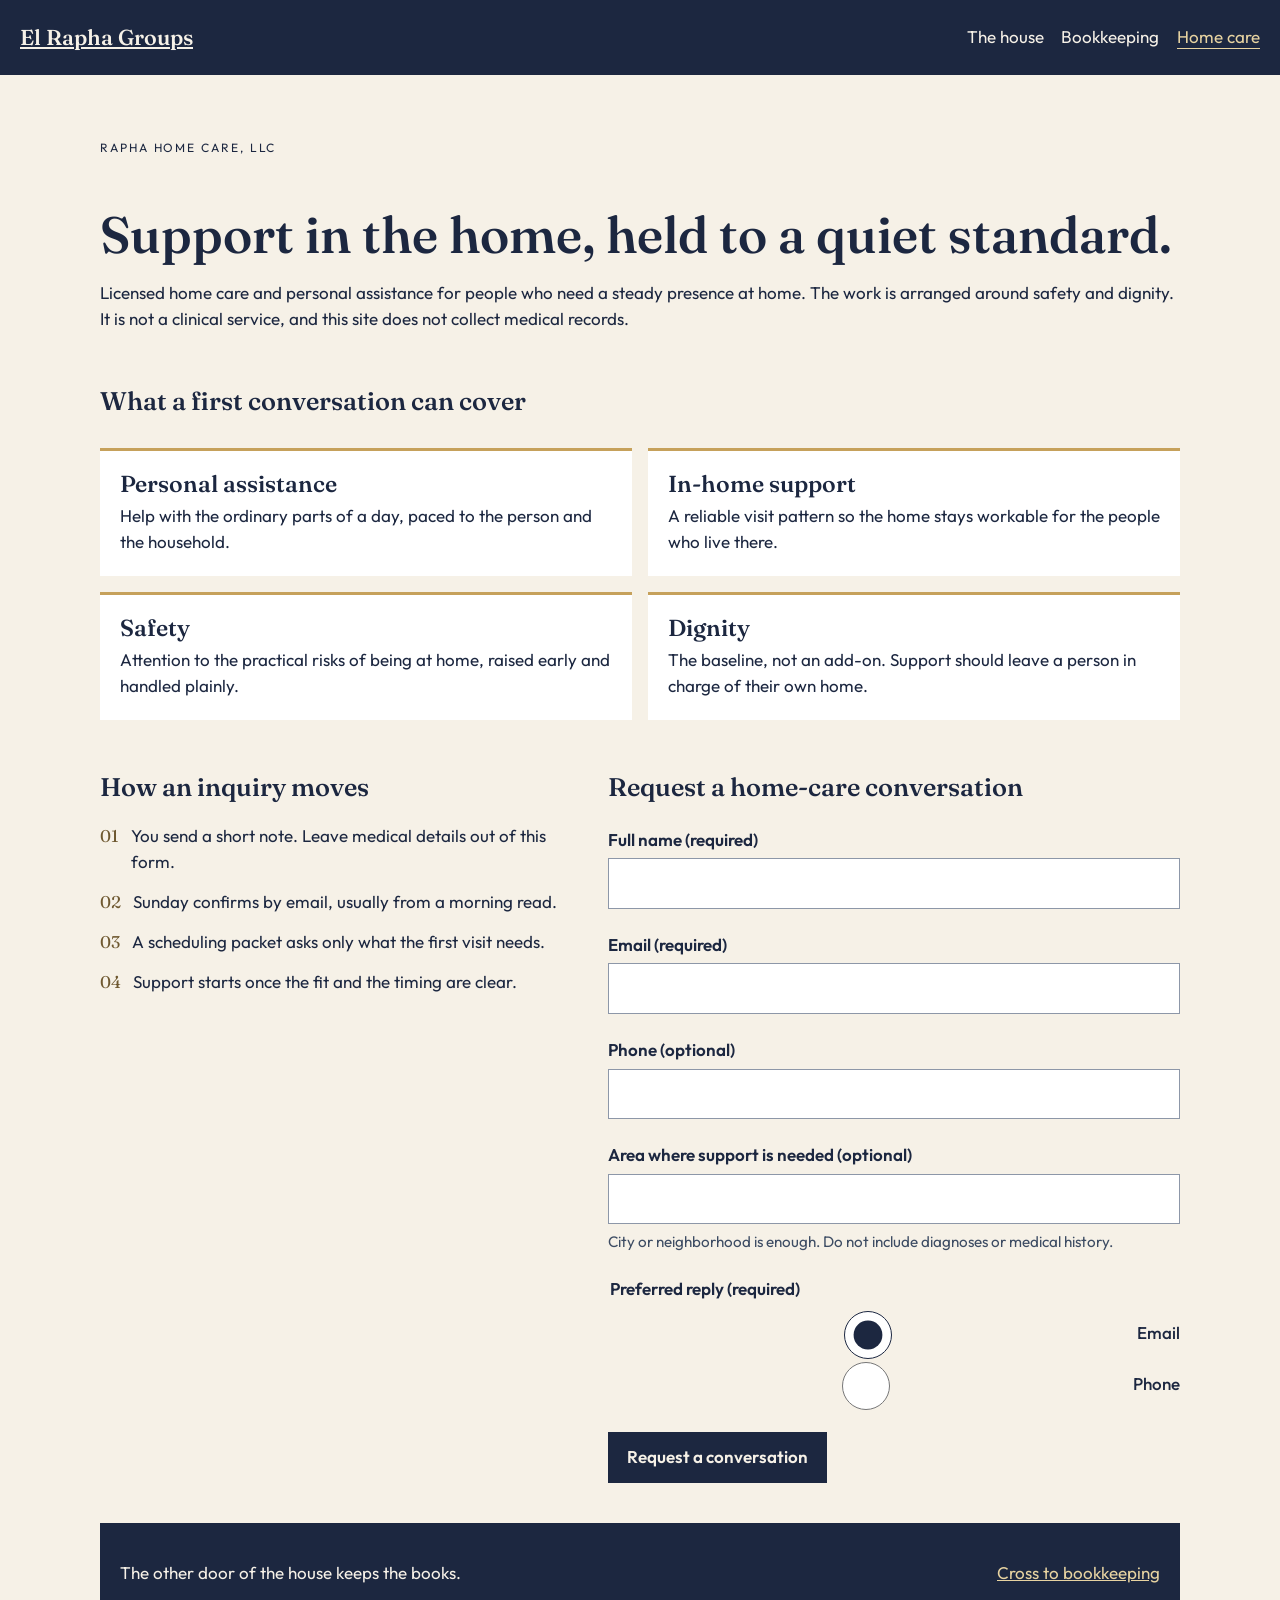
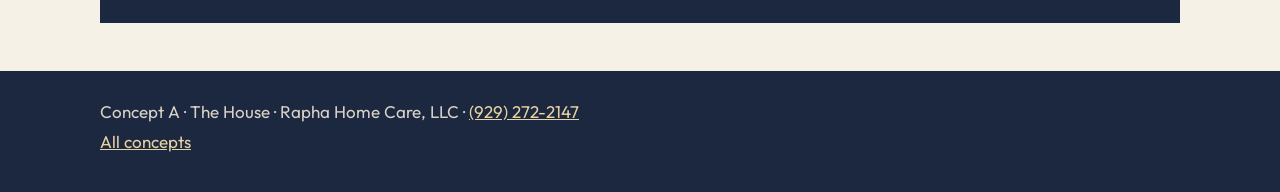
<file: mocks/a/home-care.html>
<!DOCTYPE html>
<html lang="en">
  <head>
    <meta charset="utf-8">
    <meta name="viewport" content="width=device-width, initial-scale=1.0">
    <title>Home care · The House · El Rapha Groups</title>
    <meta name="description" content="Rapha Home Care, LLC: licensed home care, personal assistance, and in-home support centered on safety and dignity.">
    <meta name="theme-color" content="#1C2740">
    <link rel="icon" href="../../favicon.svg" type="image/svg+xml">
    <link rel="preconnect" href="https://fonts.googleapis.com">
    <link rel="preconnect" href="https://fonts.gstatic.com" crossorigin>
    <link href="https://fonts.googleapis.com/css2?family=Fraunces:opsz,wght@9..144,560&family=Outfit:wght@400;500;600&display=swap" rel="stylesheet">
    <link rel="stylesheet" href="styles.css">
  </head>
  <body>
    <a class="skip" href="#main">Skip to content</a>
    <header class="mast">
      <a class="wordmark" href="index.html">El Rapha Groups</a>
      <div class="nav-slot">
        <details class="menu">
          <summary>
            <span class="open-label">Menu</span>
            <span class="close-label">Close</span>
          </summary>
        </details>
        <nav aria-label="Primary">
          <ul>
            <li><a href="index.html">The house</a></li>
            <li><a href="bookkeeping.html">Bookkeeping</a></li>
            <li><a href="home-care.html" aria-current="page">Home care</a></li>
          </ul>
        </nav>
      </div>
    </header>
    <main id="main" class="page">
      <p class="eyebrow">Rapha Home Care, LLC</p>
      <div class="page-hero">
        <h1>Support in the home, held to a quiet standard.</h1>
        <p class="prose">Licensed home care and personal assistance for people who need a steady presence at home. The work is arranged around safety and dignity. It is not a clinical service, and this site does not collect medical records.</p>
      </div>
      <section aria-labelledby="care-services">
        <h2 id="care-services">What a first conversation can cover</h2>
        <div class="service-grid">
          <article>
            <h3>Personal assistance</h3>
            <p>Help with the ordinary parts of a day, paced to the person and the household.</p>
          </article>
          <article>
            <h3>In-home support</h3>
            <p>A reliable visit pattern so the home stays workable for the people who live there.</p>
          </article>
          <article>
            <h3>Safety</h3>
            <p>Attention to the practical risks of being at home, raised early and handled plainly.</p>
          </article>
          <article>
            <h3>Dignity</h3>
            <p>The baseline, not an add-on. Support should leave a person in charge of their own home.</p>
          </article>
        </div>
      </section>
      <section class="split" aria-labelledby="inquiry-title">
        <div>
          <h2 id="inquiry-title">How an inquiry moves</h2>
          <ol class="steps">
            <li><span class="num">01</span><span>You send a short note. Leave medical details out of this form.</span></li>
            <li><span class="num">02</span><span>Sunday confirms by email, usually from a morning read.</span></li>
            <li><span class="num">03</span><span>A scheduling packet asks only what the first visit needs.</span></li>
            <li><span class="num">04</span><span>Support starts once the fit and the timing are clear.</span></li>
          </ol>
        </div>
        <form data-mock-form action="home-care.html" method="post">
          <h2>Request a home-care conversation</h2>
          <div class="field">
            <label for="name">Full name (required)</label>
            <input id="name" name="name" type="text" autocomplete="name" required maxlength="100">
          </div>
          <div class="field">
            <label for="email">Email (required)</label>
            <input id="email" name="email" type="email" autocomplete="email" required>
          </div>
          <div class="field">
            <label for="phone">Phone (optional)</label>
            <input id="phone" name="phone" type="tel" autocomplete="tel" inputmode="tel">
          </div>
          <div class="field">
            <label for="area">Area where support is needed (optional)</label>
            <input id="area" name="area" type="text" maxlength="120" aria-describedby="area-hint" autocomplete="address-level2">
            <span class="hint" id="area-hint">City or neighborhood is enough. Do not include diagnoses or medical history.</span>
          </div>
          <fieldset>
            <legend>Preferred reply (required)</legend>
            <label class="choice" for="reply-email">
              <input id="reply-email" type="radio" name="reply" value="email" required checked>
              Email
            </label>
            <label class="choice" for="reply-phone">
              <input id="reply-phone" type="radio" name="reply" value="phone">
              Phone
            </label>
          </fieldset>
          <button type="submit">Request a conversation</button>
          <p class="form-status" data-mock-status tabindex="-1" role="status" hidden></p>
        </form>
      </section>
      <aside class="cross">
        <p>The other door of the house keeps the books.</p>
        <a href="bookkeeping.html">Cross to bookkeeping</a>
      </aside>
    </main>
    <footer class="site-footer">
      <p>Concept A · The House · Rapha Home Care, LLC · <a href="tel:+19292722147">(929) 272-2147</a></p>
      <p><a href="../../index.html">All concepts</a></p>
    </footer>
    <script src="../../assets/mock-form.js"></script>
  </body>
</html>
</file>
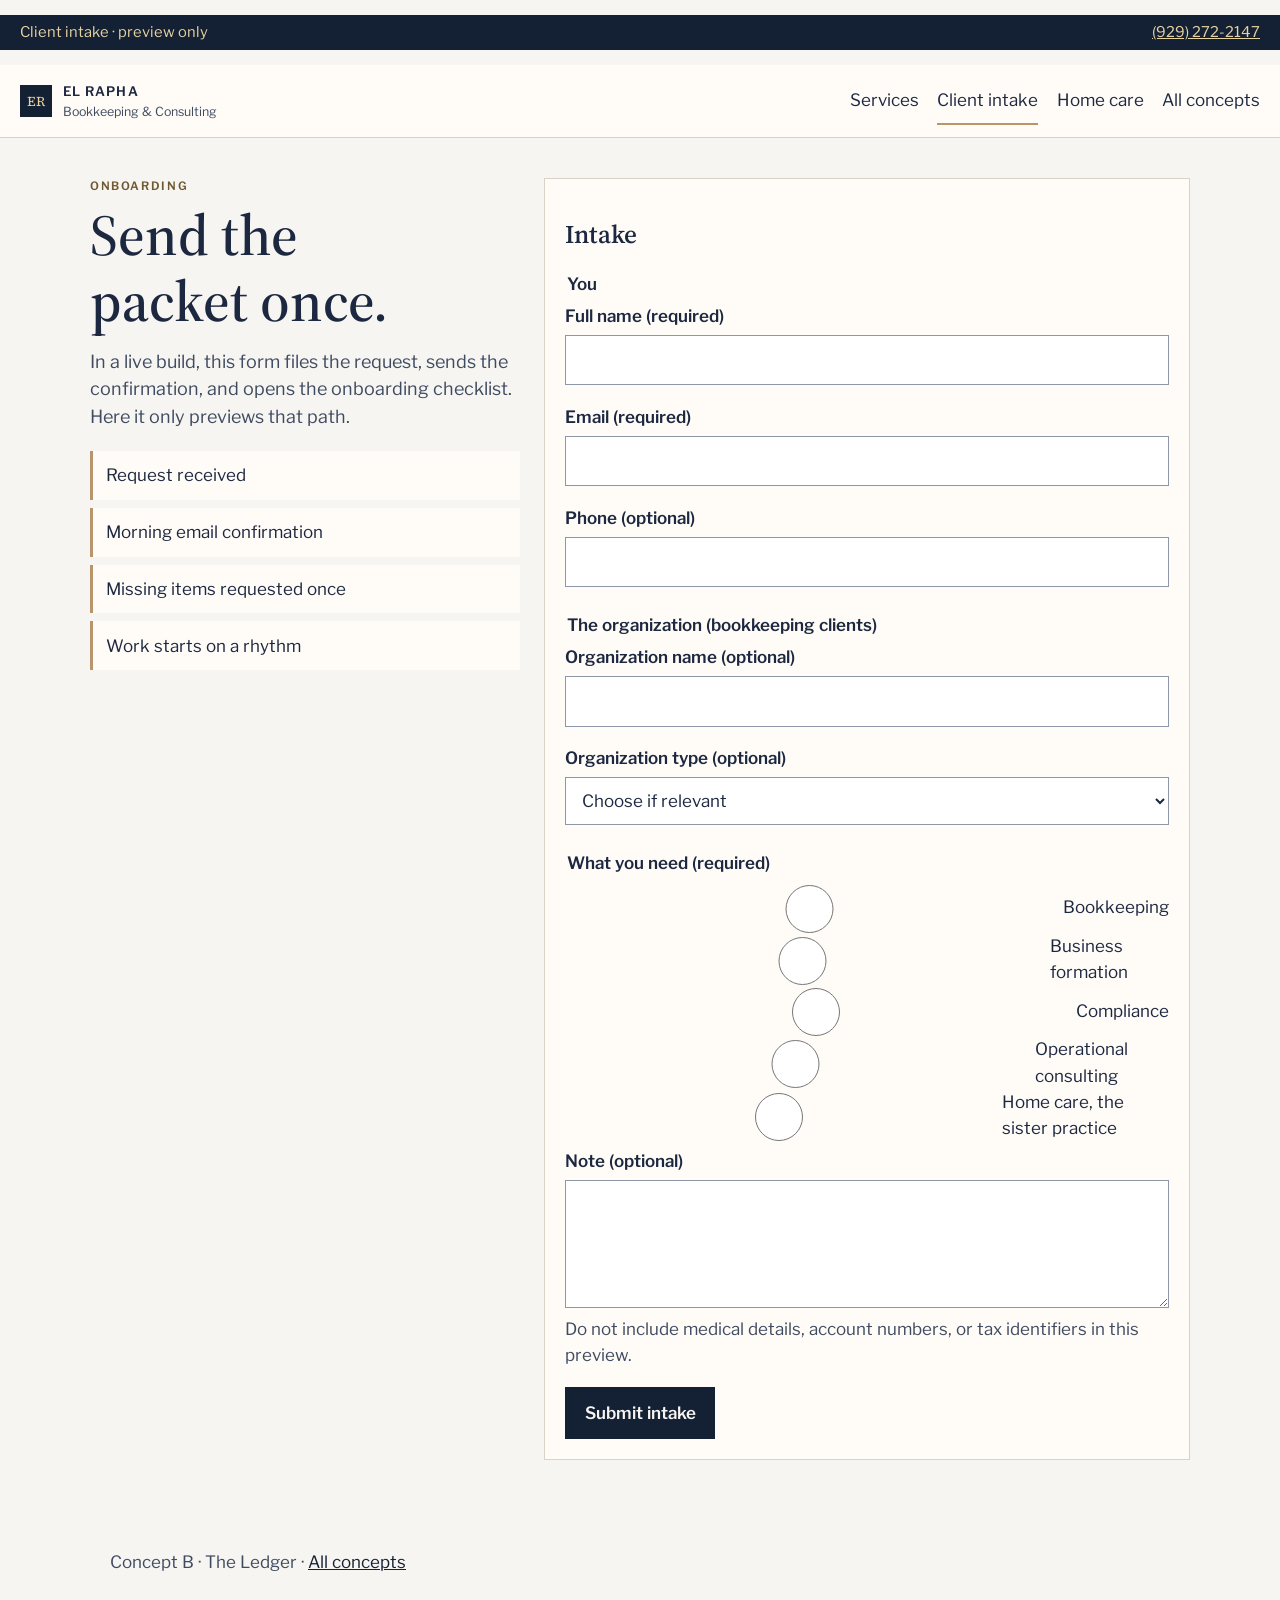
<file: mocks/b/intake.html>
<!DOCTYPE html>
<html lang="en">
  <head>
    <meta charset="utf-8">
    <meta name="viewport" content="width=device-width, initial-scale=1.0">
    <title>Client intake · The Ledger · El Rapha</title>
    <meta name="description" content="Start an intake with El Rapha Bookkeeping & Consulting or ask about Rapha Home Care.">
    <meta name="theme-color" content="#142033">
    <link rel="icon" href="../../favicon.svg" type="image/svg+xml">
    <link rel="preconnect" href="https://fonts.googleapis.com">
    <link rel="preconnect" href="https://fonts.gstatic.com" crossorigin>
    <link href="https://fonts.googleapis.com/css2?family=Libre+Franklin:wght@400;600&family=Source+Serif+4:opsz,wght@8..60,560&display=swap" rel="stylesheet">
    <link rel="stylesheet" href="styles.css">
  </head>
  <body>
    <a class="skip" href="#main">Skip to content</a>
    <p class="utility">
      <span>Client intake · preview only</span>
      <a href="tel:+19292722147">(929) 272-2147</a>
    </p>
    <header class="site-header">
      <a class="brand" href="index.html">
        <span class="mark" aria-hidden="true">ER</span>
        <span>
          <span class="brand-name">EL RAPHA</span>
          <span class="brand-sub">Bookkeeping &amp; Consulting</span>
        </span>
      </a>
      <div class="nav-slot">
        <details class="menu">
          <summary>
            <span class="open-label">Menu</span>
            <span class="close-label">Close</span>
          </summary>
        </details>
        <nav aria-label="Primary">
          <ul>
            <li><a href="services.html">Services</a></li>
            <li><a href="intake.html" aria-current="page">Client intake</a></li>
            <li><a href="index.html#home-care">Home care</a></li>
            <li><a href="../../index.html">All concepts</a></li>
          </ul>
        </nav>
      </div>
    </header>
    <main id="main" class="wrap intake-layout">
      <div>
        <p class="kicker">Onboarding</p>
        <h1>Send the packet once.</h1>
        <p class="lede">In a live build, this form files the request, sends the confirmation, and opens the onboarding checklist. Here it only previews that path.</p>
        <ol class="sequence">
          <li>Request received</li>
          <li>Morning email confirmation</li>
          <li>Missing items requested once</li>
          <li>Work starts on a rhythm</li>
        </ol>
      </div>
      <form class="panel" data-mock-form action="intake.html" method="post">
        <h2>Intake</h2>
        <fieldset>
          <legend>You</legend>
          <div class="field">
            <label for="name">Full name (required)</label>
            <input id="name" name="name" type="text" autocomplete="name" required maxlength="100" enterkeyhint="next">
          </div>
          <div class="field">
            <label for="email">Email (required)</label>
            <input id="email" name="email" type="email" autocomplete="email" required enterkeyhint="next">
          </div>
          <div class="field">
            <label for="phone">Phone (optional)</label>
            <input id="phone" name="phone" type="tel" autocomplete="tel" inputmode="tel">
          </div>
        </fieldset>
        <fieldset>
          <legend>The organization (bookkeeping clients)</legend>
          <div class="field">
            <label for="org">Organization name (optional)</label>
            <input id="org" name="organization" type="text" autocomplete="organization" maxlength="120">
          </div>
          <div class="field">
            <label for="kind">Organization type (optional)</label>
            <select id="kind" name="organization_type">
              <option value="">Choose if relevant</option>
              <option>Small business</option>
              <option>Nonprofit</option>
              <option>Healthcare practice</option>
              <option>Other</option>
            </select>
          </div>
        </fieldset>
        <fieldset>
          <legend>What you need (required)</legend>
          <label class="choice" for="need-books">
            <input id="need-books" type="radio" name="need" value="bookkeeping" required>
            Bookkeeping
          </label>
          <label class="choice" for="need-form">
            <input id="need-form" type="radio" name="need" value="formation">
            Business formation
          </label>
          <label class="choice" for="need-comp">
            <input id="need-comp" type="radio" name="need" value="compliance">
            Compliance
          </label>
          <label class="choice" for="need-ops">
            <input id="need-ops" type="radio" name="need" value="operations">
            Operational consulting
          </label>
          <label class="choice" for="need-care">
            <input id="need-care" type="radio" name="need" value="home-care">
            Home care, the sister practice
          </label>
        </fieldset>
        <div class="field">
          <label for="note">Note (optional)</label>
          <textarea id="note" name="note" maxlength="600" aria-describedby="note-hint"></textarea>
          <span class="hint" id="note-hint">Do not include medical details, account numbers, or tax identifiers in this preview.</span>
        </div>
        <button type="submit">Submit intake</button>
        <p class="form-status" data-mock-status tabindex="-1" role="status" hidden></p>
        <noscript>
          <p>To begin for real, email sundayosogbuyi@elraphagroups.com. This preview does not send the form.</p>
        </noscript>
      </form>
    </main>
    <footer class="site-footer wrap">
      <p>Concept B · The Ledger · <a href="../../index.html">All concepts</a></p>
    </footer>
    <script src="../../assets/mock-form.js"></script>
  </body>
</html>
</file>
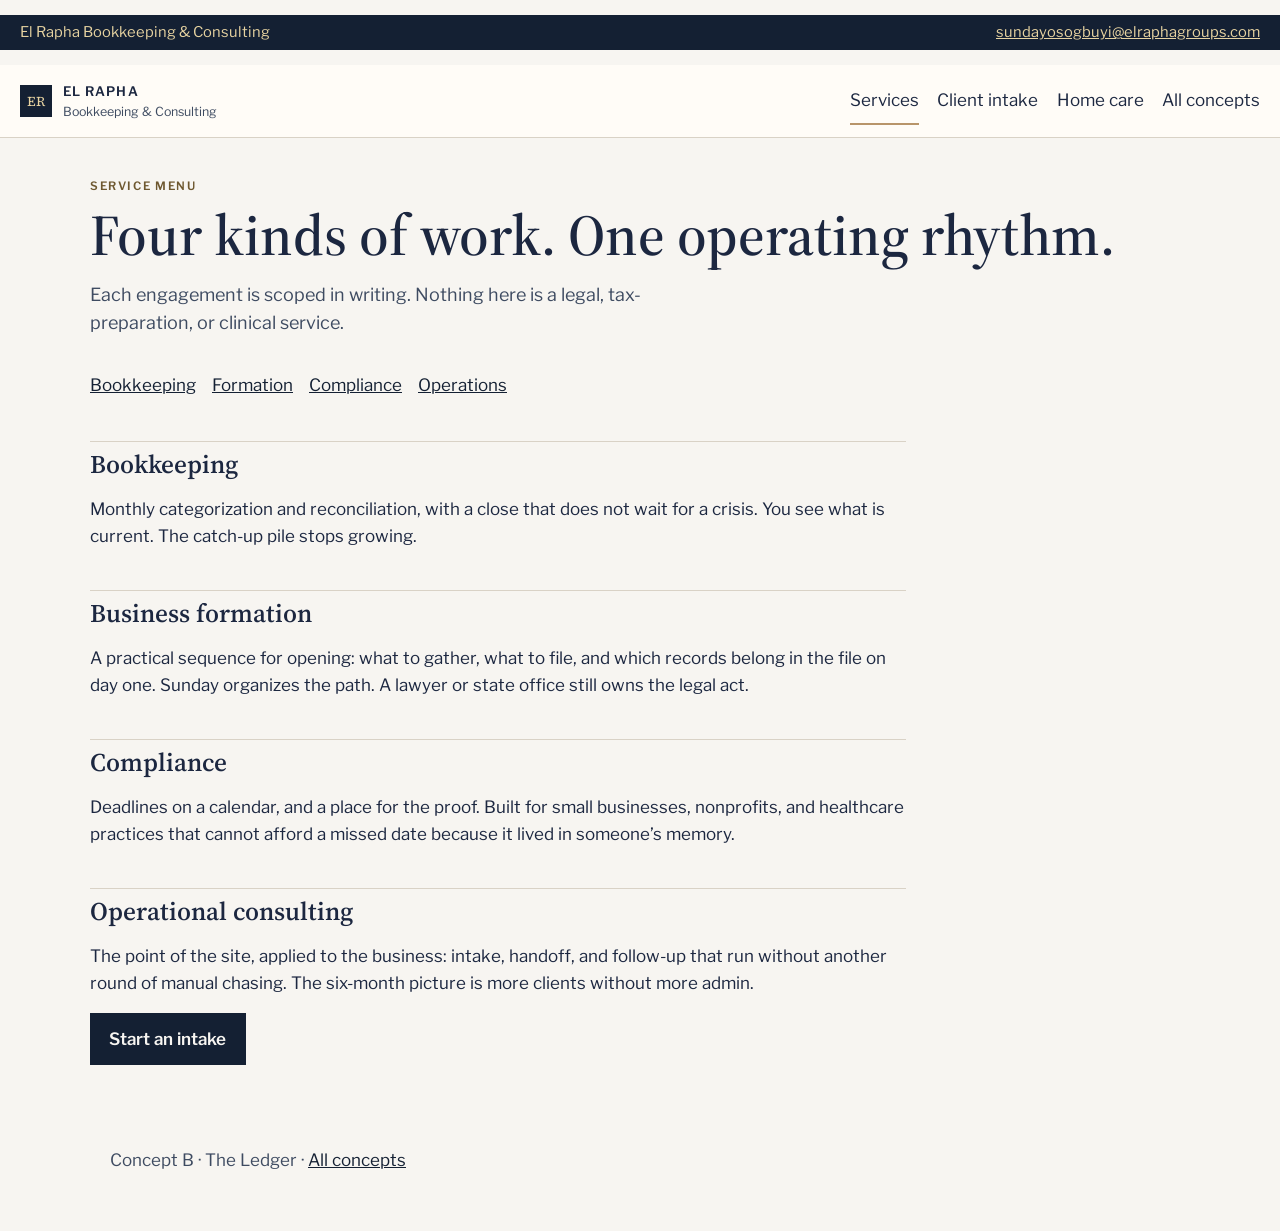
<file: mocks/b/services.html>
<!DOCTYPE html>
<html lang="en">
  <head>
    <meta charset="utf-8">
    <meta name="viewport" content="width=device-width, initial-scale=1.0">
    <title>Services · The Ledger · El Rapha</title>
    <meta name="description" content="Bookkeeping, business formation, compliance, and operational consulting from El Rapha Bookkeeping & Consulting.">
    <meta name="theme-color" content="#142033">
    <link rel="icon" href="../../favicon.svg" type="image/svg+xml">
    <link rel="preconnect" href="https://fonts.googleapis.com">
    <link rel="preconnect" href="https://fonts.gstatic.com" crossorigin>
    <link href="https://fonts.googleapis.com/css2?family=Libre+Franklin:wght@400;600&family=Source+Serif+4:opsz,wght@8..60,560&display=swap" rel="stylesheet">
    <link rel="stylesheet" href="styles.css">
  </head>
  <body>
    <a class="skip" href="#main">Skip to content</a>
    <p class="utility">
      <span>El Rapha Bookkeeping &amp; Consulting</span>
      <a href="mailto:sundayosogbuyi@elraphagroups.com">sundayosogbuyi@elraphagroups.com</a>
    </p>
    <header class="site-header">
      <a class="brand" href="index.html">
        <span class="mark" aria-hidden="true">ER</span>
        <span>
          <span class="brand-name">EL RAPHA</span>
          <span class="brand-sub">Bookkeeping &amp; Consulting</span>
        </span>
      </a>
      <div class="nav-slot">
        <details class="menu">
          <summary>
            <span class="open-label">Menu</span>
            <span class="close-label">Close</span>
          </summary>
        </details>
        <nav aria-label="Primary">
          <ul>
            <li><a href="services.html" aria-current="page">Services</a></li>
            <li><a href="intake.html">Client intake</a></li>
            <li><a href="index.html#home-care">Home care</a></li>
            <li><a href="../../index.html">All concepts</a></li>
          </ul>
        </nav>
      </div>
    </header>
    <main id="main" class="wrap">
      <header class="page-intro">
        <p class="kicker">Service menu</p>
        <h1>Four kinds of work. One operating rhythm.</h1>
        <p class="lede">Each engagement is scoped in writing. Nothing here is a legal, tax-preparation, or clinical service.</p>
      </header>
      <nav aria-label="On this page">
        <ul class="toc">
          <li><a href="#bookkeeping">Bookkeeping</a></li>
          <li><a href="#formation">Formation</a></li>
          <li><a href="#compliance">Compliance</a></li>
          <li><a href="#operations">Operations</a></li>
        </ul>
      </nav>
      <section class="block" id="bookkeeping">
        <h2>Bookkeeping</h2>
        <p>Monthly categorization and reconciliation, with a close that does not wait for a crisis. You see what is current. The catch-up pile stops growing.</p>
      </section>
      <section class="block" id="formation">
        <h2>Business formation</h2>
        <p>A practical sequence for opening: what to gather, what to file, and which records belong in the file on day one. Sunday organizes the path. A lawyer or state office still owns the legal act.</p>
      </section>
      <section class="block" id="compliance">
        <h2>Compliance</h2>
        <p>Deadlines on a calendar, and a place for the proof. Built for small businesses, nonprofits, and healthcare practices that cannot afford a missed date because it lived in someone’s memory.</p>
      </section>
      <section class="block" id="operations">
        <h2>Operational consulting</h2>
        <p>The point of the site, applied to the business: intake, handoff, and follow-up that run without another round of manual chasing. The six-month picture is more clients without more admin.</p>
        <p><a class="button" href="intake.html">Start an intake</a></p>
      </section>
    </main>
    <footer class="site-footer wrap">
      <p>Concept B · The Ledger · <a href="../../index.html">All concepts</a></p>
    </footer>
  </body>
</html>
</file>
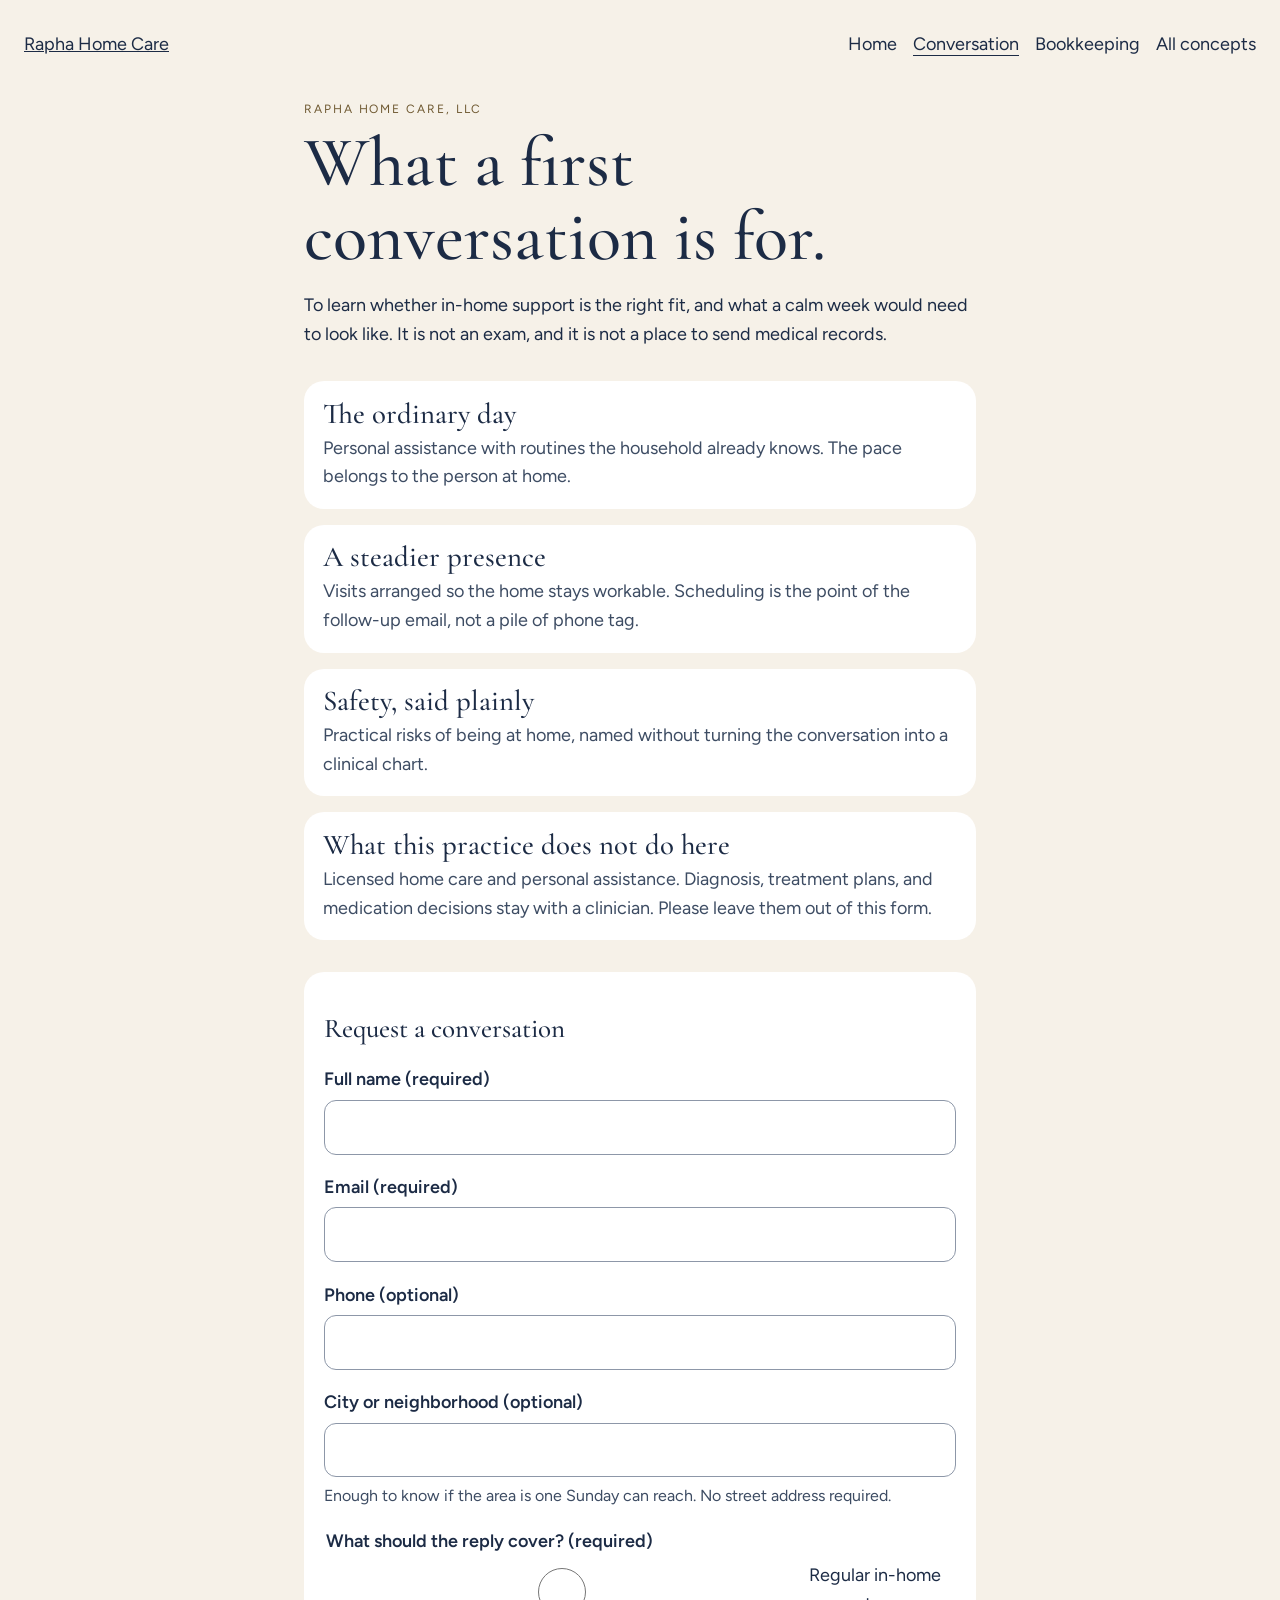
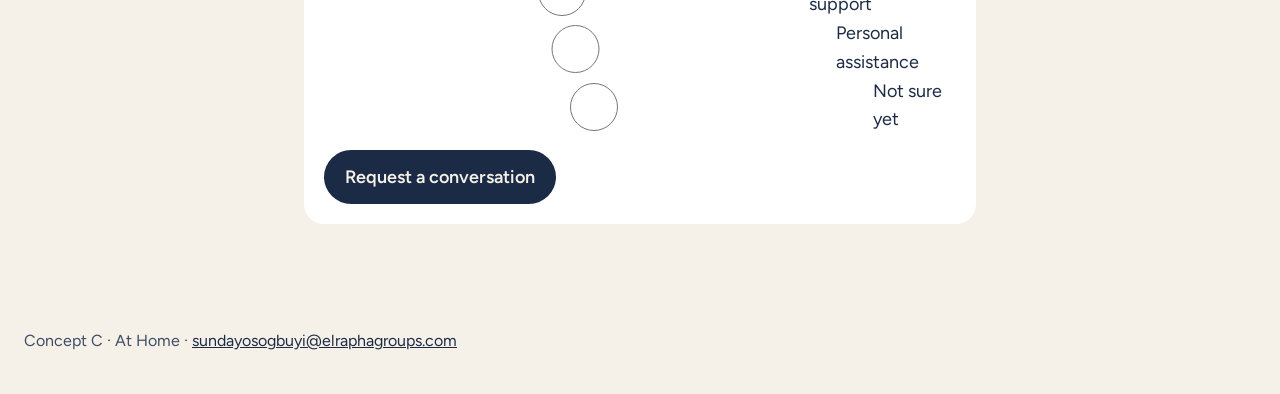
<file: mocks/c/care.html>
<!DOCTYPE html>
<html lang="en">
  <head>
    <meta charset="utf-8">
    <meta name="viewport" content="width=device-width, initial-scale=1.0">
    <title>A conversation · At Home · Rapha Home Care</title>
    <meta name="description" content="What Rapha Home Care support includes, and a short way to request a conversation.">
    <meta name="theme-color" content="#F6F1E8">
    <link rel="icon" href="../../favicon.svg" type="image/svg+xml">
    <link rel="preconnect" href="https://fonts.googleapis.com">
    <link rel="preconnect" href="https://fonts.gstatic.com" crossorigin>
    <link href="https://fonts.googleapis.com/css2?family=Cormorant+Garamond:wght@500;600&family=Figtree:wght@400;600&display=swap" rel="stylesheet">
    <link rel="stylesheet" href="styles.css">
  </head>
  <body>
    <a class="skip" href="#main">Skip to content</a>
    <header class="top">
      <a href="index.html">Rapha Home Care</a>
      <div class="nav-slot">
        <details class="menu">
          <summary>
            <span class="open-label">Menu</span>
            <span class="close-label">Close</span>
          </summary>
        </details>
        <nav aria-label="Primary">
          <ul>
            <li><a href="index.html">Home</a></li>
            <li><a href="care.html" aria-current="page">Conversation</a></li>
            <li><a href="companion.html">Bookkeeping</a></li>
            <li><a href="../../index.html">All concepts</a></li>
          </ul>
        </nav>
      </div>
    </header>
    <main id="main" class="page">
      <p class="kicker">Rapha Home Care, LLC</p>
      <h1>What a first conversation is for.</h1>
      <p>To learn whether in-home support is the right fit, and what a calm week would need to look like. It is not an exam, and it is not a place to send medical records.</p>
      <ol class="day" id="support">
        <li>
          <h2>The ordinary day</h2>
          <p>Personal assistance with routines the household already knows. The pace belongs to the person at home.</p>
        </li>
        <li>
          <h2>A steadier presence</h2>
          <p>Visits arranged so the home stays workable. Scheduling is the point of the follow-up email, not a pile of phone tag.</p>
        </li>
        <li>
          <h2>Safety, said plainly</h2>
          <p>Practical risks of being at home, named without turning the conversation into a clinical chart.</p>
        </li>
        <li>
          <h2>What this practice does not do here</h2>
          <p>Licensed home care and personal assistance. Diagnosis, treatment plans, and medication decisions stay with a clinician. Please leave them out of this form.</p>
        </li>
      </ol>
      <form data-mock-form action="care.html" method="post">
        <h2>Request a conversation</h2>
        <div class="field">
          <label for="name">Full name (required)</label>
          <input id="name" name="name" type="text" autocomplete="name" required maxlength="100">
        </div>
        <div class="field">
          <label for="email">Email (required)</label>
          <input id="email" name="email" type="email" autocomplete="email" required>
        </div>
        <div class="field">
          <label for="phone">Phone (optional)</label>
          <input id="phone" name="phone" type="tel" autocomplete="tel" inputmode="tel">
        </div>
        <div class="field">
          <label for="area">City or neighborhood (optional)</label>
          <input id="area" name="area" type="text" maxlength="120" autocomplete="address-level2" aria-describedby="area-hint">
          <span class="hint" id="area-hint">Enough to know if the area is one Sunday can reach. No street address required.</span>
        </div>
        <fieldset>
          <legend>What should the reply cover? (required)</legend>
          <label class="choice" for="topic-visit">
            <input id="topic-visit" type="radio" name="topic" value="visits" required>
            Regular in-home support
          </label>
          <label class="choice" for="topic-assist">
            <input id="topic-assist" type="radio" name="topic" value="assistance">
            Personal assistance
          </label>
          <label class="choice" for="topic-unsure">
            <input id="topic-unsure" type="radio" name="topic" value="unsure">
            Not sure yet
          </label>
        </fieldset>
        <button type="submit">Request a conversation</button>
        <p class="form-status" data-mock-status tabindex="-1" role="status" hidden></p>
      </form>
    </main>
    <footer class="site-footer">
      <p>Concept C · At Home · <a href="mailto:sundayosogbuyi@elraphagroups.com">sundayosogbuyi@elraphagroups.com</a></p>
    </footer>
    <script src="../../assets/mock-form.js"></script>
  </body>
</html>
</file>
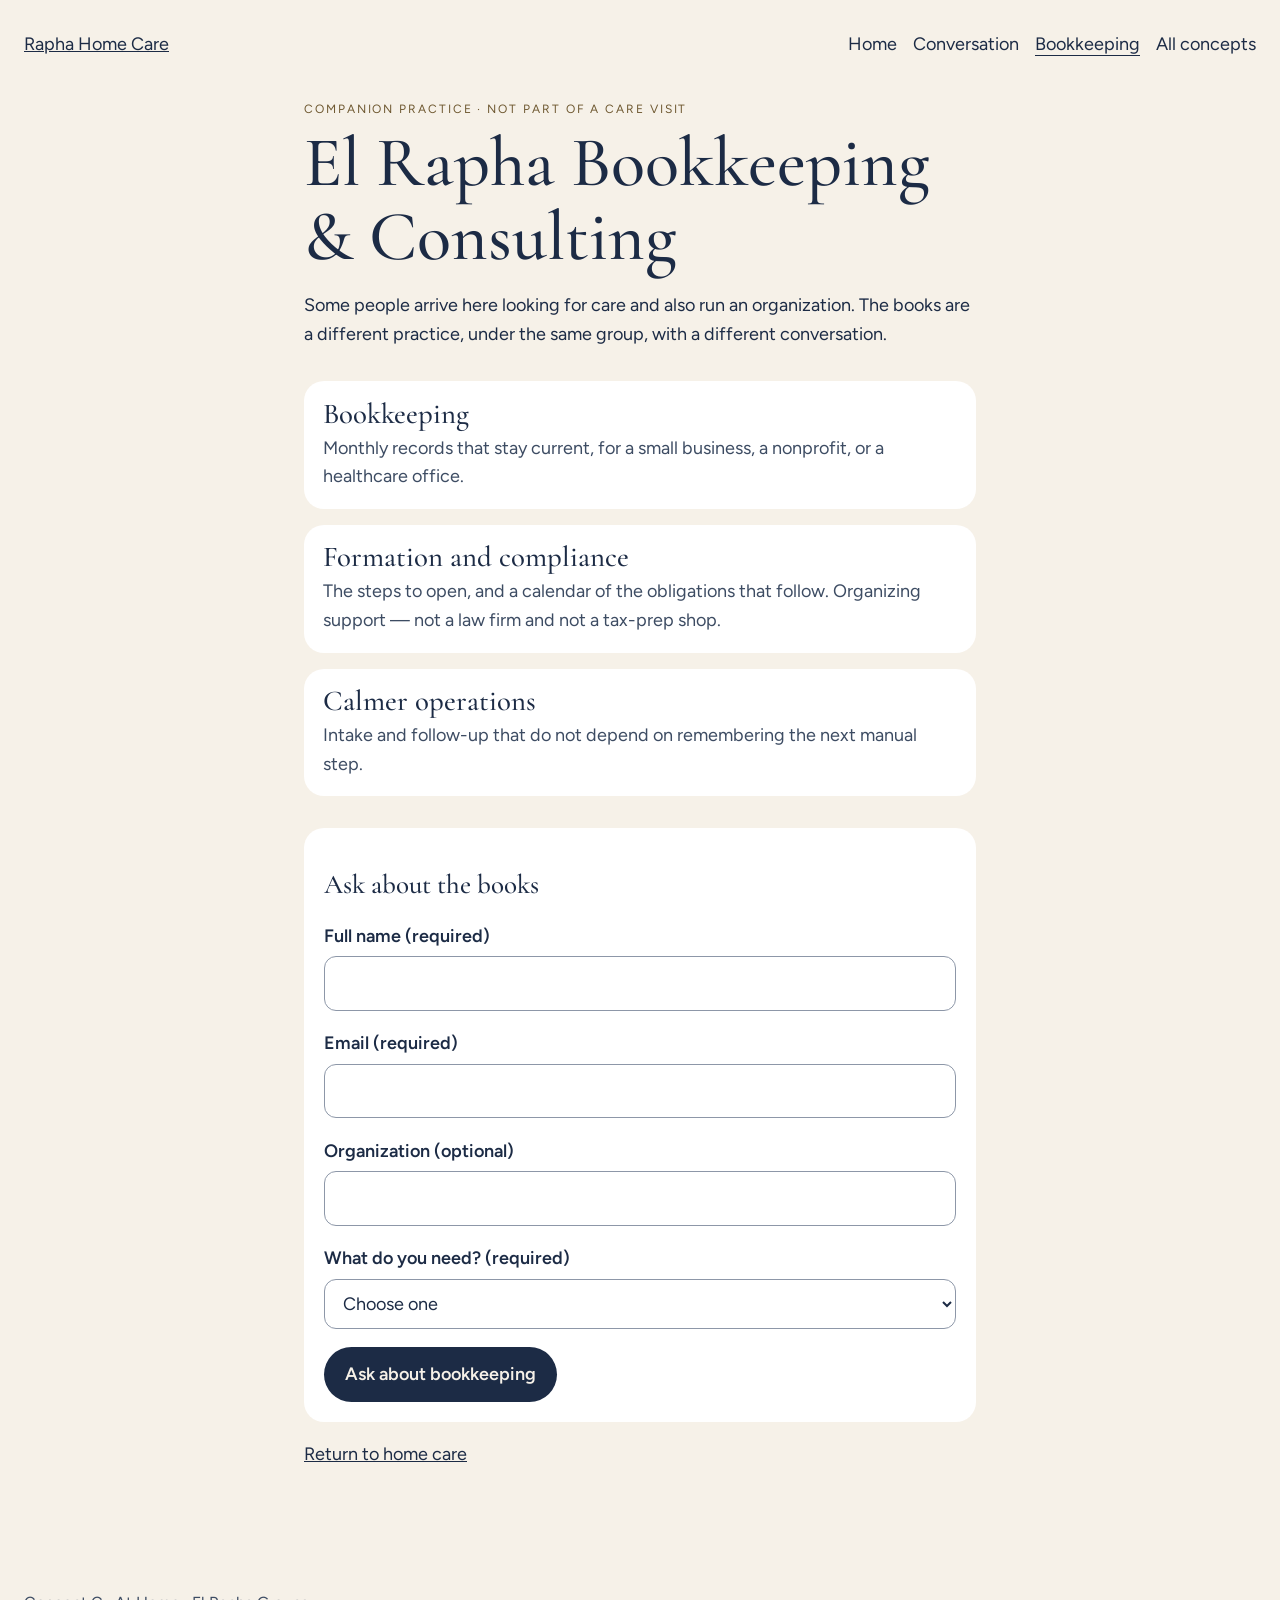
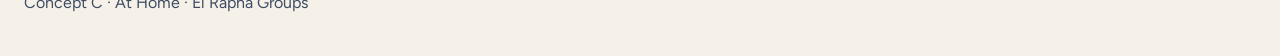
<file: mocks/c/companion.html>
<!DOCTYPE html>
<html lang="en">
  <head>
    <meta charset="utf-8">
    <meta name="viewport" content="width=device-width, initial-scale=1.0">
    <title>Companion practice · At Home · El Rapha</title>
    <meta name="description" content="El Rapha Bookkeeping & Consulting, the companion practice under El Rapha Groups.">
    <meta name="theme-color" content="#F6F1E8">
    <link rel="icon" href="../../favicon.svg" type="image/svg+xml">
    <link rel="preconnect" href="https://fonts.googleapis.com">
    <link rel="preconnect" href="https://fonts.gstatic.com" crossorigin>
    <link href="https://fonts.googleapis.com/css2?family=Cormorant+Garamond:wght@500;600&family=Figtree:wght@400;600&display=swap" rel="stylesheet">
    <link rel="stylesheet" href="styles.css">
  </head>
  <body>
    <a class="skip" href="#main">Skip to content</a>
    <header class="top">
      <a href="index.html">Rapha Home Care</a>
      <div class="nav-slot">
        <details class="menu">
          <summary>
            <span class="open-label">Menu</span>
            <span class="close-label">Close</span>
          </summary>
        </details>
        <nav aria-label="Primary">
          <ul>
            <li><a href="index.html">Home</a></li>
            <li><a href="care.html">Conversation</a></li>
            <li><a href="companion.html" aria-current="page">Bookkeeping</a></li>
            <li><a href="../../index.html">All concepts</a></li>
          </ul>
        </nav>
      </div>
    </header>
    <main id="main" class="page">
      <p class="kicker">Companion practice · not part of a care visit</p>
      <h1>El Rapha Bookkeeping &amp; Consulting</h1>
      <p>Some people arrive here looking for care and also run an organization. The books are a different practice, under the same group, with a different conversation.</p>
      <ol class="day">
        <li>
          <h2>Bookkeeping</h2>
          <p>Monthly records that stay current, for a small business, a nonprofit, or a healthcare office.</p>
        </li>
        <li>
          <h2>Formation and compliance</h2>
          <p>The steps to open, and a calendar of the obligations that follow. Organizing support — not a law firm and not a tax-prep shop.</p>
        </li>
        <li>
          <h2>Calmer operations</h2>
          <p>Intake and follow-up that do not depend on remembering the next manual step.</p>
        </li>
      </ol>
      <form data-mock-form action="companion.html" method="post">
        <h2>Ask about the books</h2>
        <div class="field">
          <label for="name">Full name (required)</label>
          <input id="name" name="name" type="text" autocomplete="name" required maxlength="100">
        </div>
        <div class="field">
          <label for="email">Email (required)</label>
          <input id="email" name="email" type="email" autocomplete="email" required>
        </div>
        <div class="field">
          <label for="org">Organization (optional)</label>
          <input id="org" name="organization" type="text" autocomplete="organization" maxlength="120">
        </div>
        <div class="field">
          <label for="need">What do you need? (required)</label>
          <select id="need" name="need" required>
            <option value="">Choose one</option>
            <option>Bookkeeping</option>
            <option>Business formation</option>
            <option>Compliance</option>
            <option>Operational consulting</option>
          </select>
        </div>
        <button type="submit">Ask about bookkeeping</button>
        <p class="form-status" data-mock-status tabindex="-1" role="status" hidden></p>
      </form>
      <p><a class="text-link" href="index.html">Return to home care</a></p>
    </main>
    <footer class="site-footer">
      <p>Concept C · At Home · El Rapha Groups</p>
    </footer>
    <script src="../../assets/mock-form.js"></script>
  </body>
</html>
</file>
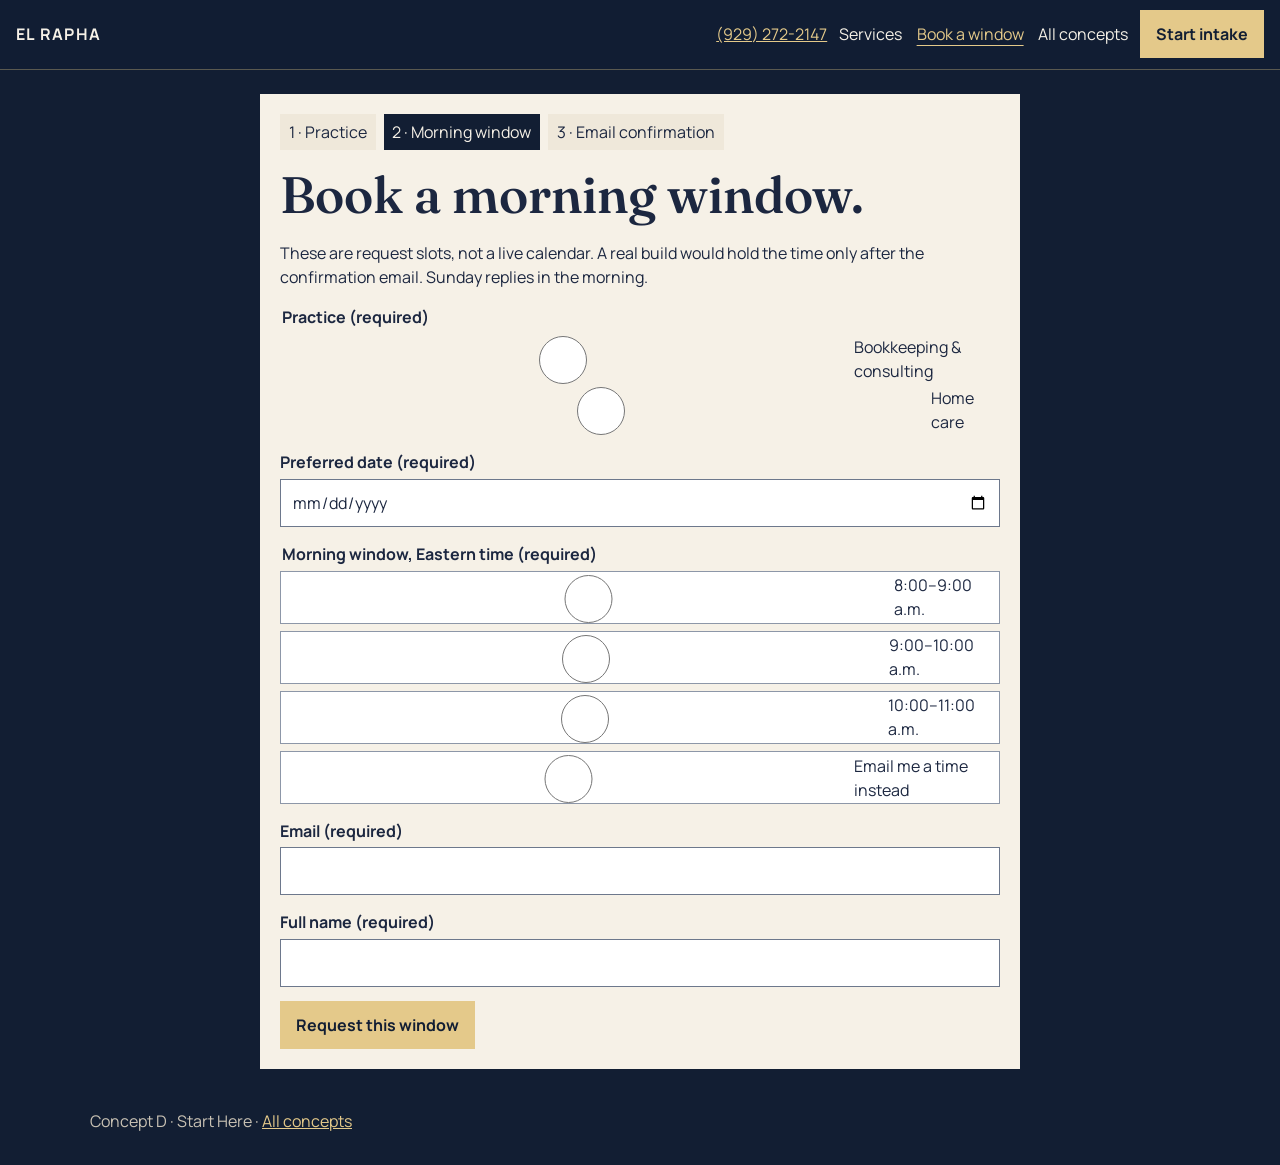
<file: mocks/d/book.html>
<!DOCTYPE html>
<html lang="en">
  <head>
    <meta charset="utf-8">
    <meta name="viewport" content="width=device-width, initial-scale=1.0">
    <title>Book a window · Start Here · El Rapha Groups</title>
    <meta name="description" content="Request a morning conversation window with El Rapha Groups.">
    <meta name="theme-color" content="#121E33">
    <link rel="icon" href="../../favicon.svg" type="image/svg+xml">
    <link rel="preconnect" href="https://fonts.googleapis.com">
    <link rel="preconnect" href="https://fonts.gstatic.com" crossorigin>
    <link href="https://fonts.googleapis.com/css2?family=Fraunces:opsz,wght@9..144,560&family=Manrope:wght@400;700&display=swap" rel="stylesheet">
    <link rel="stylesheet" href="styles.css">
  </head>
  <body>
    <a class="skip" href="#main">Skip to content</a>
    <header class="bar">
      <a class="brand" href="index.html">EL RAPHA</a>
      <div class="bar-actions">
        <a class="phone phone-wide" href="tel:+19292722147">(929) 272-2147</a>
        <div class="nav-slot">
          <details class="menu">
            <summary>
              <span class="open-label">Menu</span>
              <span class="close-label">Close</span>
            </summary>
          </details>
          <nav aria-label="Primary">
            <ul>
              <li><a href="services.html">Services</a></li>
              <li><a href="book.html" aria-current="page">Book a window</a></li>
              <li><a href="../../index.html">All concepts</a></li>
            </ul>
          </nav>
        </div>
        <a class="button" href="index.html#intake">Start intake</a>
      </div>
    </header>
    <main id="main">
      <form class="sheet" data-mock-form action="book.html" method="post">
        <nav aria-label="Progress">
          <ol class="progress">
            <li>1 · Practice</li>
            <li aria-current="step">2 · Morning window</li>
            <li>3 · Email confirmation</li>
          </ol>
        </nav>
        <h1>Book a morning window.</h1>
        <p>These are request slots, not a live calendar. A real build would hold the time only after the confirmation email. Sunday replies in the morning.</p>
        <fieldset>
          <legend>Practice (required)</legend>
          <label class="choice" for="practice-books">
            <input id="practice-books" type="radio" name="practice" value="bookkeeping" required>
            Bookkeeping &amp; consulting
          </label>
          <label class="choice" for="practice-care">
            <input id="practice-care" type="radio" name="practice" value="home-care">
            Home care
          </label>
        </fieldset>
        <div class="field">
          <label for="day">Preferred date (required)</label>
          <input id="day" name="day" type="date" required>
        </div>
        <fieldset>
          <legend>Morning window, Eastern time (required)</legend>
          <div class="slots">
            <label class="slot" for="slot-8">
              <input id="slot-8" type="radio" name="window" value="8" required>
              8:00–9:00 a.m.
            </label>
            <label class="slot" for="slot-9">
              <input id="slot-9" type="radio" name="window" value="9">
              9:00–10:00 a.m.
            </label>
            <label class="slot" for="slot-10">
              <input id="slot-10" type="radio" name="window" value="10">
              10:00–11:00 a.m.
            </label>
            <label class="slot" for="slot-email">
              <input id="slot-email" type="radio" name="window" value="email">
              Email me a time instead
            </label>
          </div>
        </fieldset>
        <div class="field">
          <label for="email">Email (required)</label>
          <input id="email" name="email" type="email" autocomplete="email" required>
        </div>
        <div class="field">
          <label for="name">Full name (required)</label>
          <input id="name" name="name" type="text" autocomplete="name" required maxlength="100">
        </div>
        <button type="submit">Request this window</button>
        <p class="form-status" data-mock-status tabindex="-1" role="status" hidden></p>
        <noscript>
          <p>Email sundayosogbuyi@elraphagroups.com to request a time. This preview does not book anything.</p>
        </noscript>
      </form>
    </main>
    <footer class="site-footer">
      <p>Concept D · Start Here · <a href="../../index.html">All concepts</a></p>
    </footer>
    <script src="../../assets/mock-form.js"></script>
  </body>
</html>
</file>
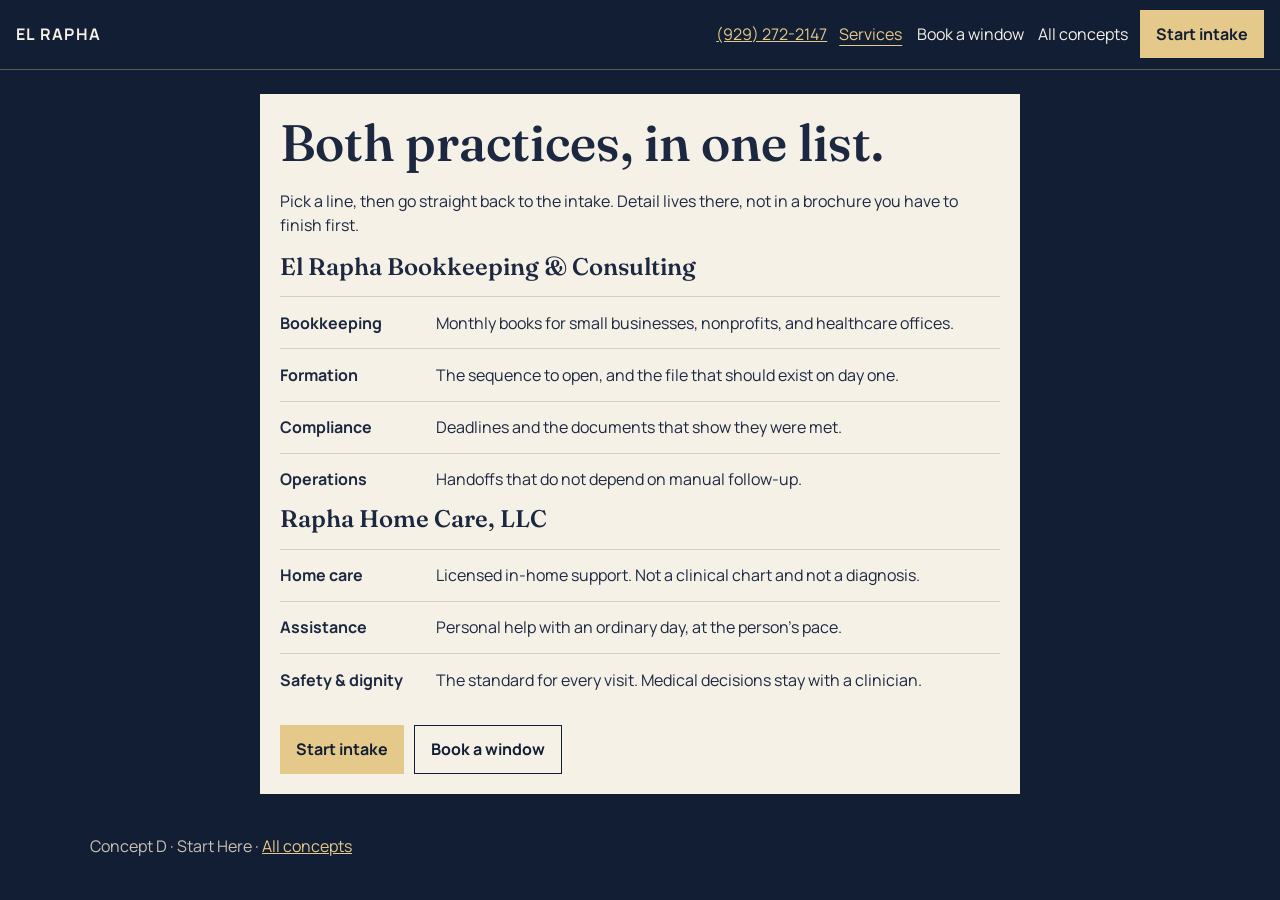
<file: mocks/d/services.html>
<!DOCTYPE html>
<html lang="en">
  <head>
    <meta charset="utf-8">
    <meta name="viewport" content="width=device-width, initial-scale=1.0">
    <title>Services · Start Here · El Rapha Groups</title>
    <meta name="description" content="Services across El Rapha Bookkeeping & Consulting and Rapha Home Care.">
    <meta name="theme-color" content="#121E33">
    <link rel="icon" href="../../favicon.svg" type="image/svg+xml">
    <link rel="preconnect" href="https://fonts.googleapis.com">
    <link rel="preconnect" href="https://fonts.gstatic.com" crossorigin>
    <link href="https://fonts.googleapis.com/css2?family=Fraunces:opsz,wght@9..144,560&family=Manrope:wght@400;700&display=swap" rel="stylesheet">
    <link rel="stylesheet" href="styles.css">
  </head>
  <body>
    <a class="skip" href="#main">Skip to content</a>
    <header class="bar">
      <a class="brand" href="index.html">EL RAPHA</a>
      <div class="bar-actions">
        <a class="phone phone-wide" href="tel:+19292722147">(929) 272-2147</a>
        <div class="nav-slot">
          <details class="menu">
            <summary>
              <span class="open-label">Menu</span>
              <span class="close-label">Close</span>
            </summary>
          </details>
          <nav aria-label="Primary">
            <ul>
              <li><a href="services.html" aria-current="page">Services</a></li>
              <li><a href="book.html">Book a window</a></li>
              <li><a href="../../index.html">All concepts</a></li>
            </ul>
          </nav>
        </div>
        <a class="button" href="index.html#intake">Start intake</a>
      </div>
    </header>
    <main id="main">
      <article class="sheet">
        <h1>Both practices, in one list.</h1>
        <p>Pick a line, then go straight back to the intake. Detail lives there, not in a brochure you have to finish first.</p>
        <h2>El Rapha Bookkeeping &amp; Consulting</h2>
        <ul class="service-rows">
          <li><strong>Bookkeeping</strong><span>Monthly books for small businesses, nonprofits, and healthcare offices.</span></li>
          <li><strong>Formation</strong><span>The sequence to open, and the file that should exist on day one.</span></li>
          <li><strong>Compliance</strong><span>Deadlines and the documents that show they were met.</span></li>
          <li><strong>Operations</strong><span>Handoffs that do not depend on manual follow-up.</span></li>
        </ul>
        <h2>Rapha Home Care, LLC</h2>
        <ul class="service-rows">
          <li><strong>Home care</strong><span>Licensed in-home support. Not a clinical chart and not a diagnosis.</span></li>
          <li><strong>Assistance</strong><span>Personal help with an ordinary day, at the person’s pace.</span></li>
          <li><strong>Safety &amp; dignity</strong><span>The standard for every visit. Medical decisions stay with a clinician.</span></li>
        </ul>
        <div class="actions">
          <a class="button" href="index.html#intake">Start intake</a>
          <a class="button button-ghost" href="book.html">Book a window</a>
        </div>
      </article>
    </main>
    <footer class="site-footer">
      <p>Concept D · Start Here · <a href="../../index.html">All concepts</a></p>
    </footer>
  </body>
</html>
</file>
<file: styles.css>
/* Review board for the four El Rapha Groups concepts. */

:root {
  --navy: #1c2740;
  --navy-deep: #121a2b;
  --cream: #f6f1e7;
  --gold: #e7d3a1;
  --gold-deep: #c6a15b;
  --muted: #c9c2b4;
  --ink: #1c2740;
  color-scheme: dark;
}

*,
*::before,
*::after {
  box-sizing: border-box;
}

[hidden] {
  display: none !important;
}

html {
  scroll-behavior: smooth;
}

body {
  margin: 0;
  min-height: 100dvh;
  background:
    radial-gradient(ellipse 80% 50% at 10% -10%, rgba(231, 211, 161, 0.16), transparent 50%),
    var(--navy-deep);
  color: var(--cream);
  font-family: "Outfit", "Segoe UI", sans-serif;
  font-size: 1.0625rem;
  line-height: 1.5;
}

body,
.concept,
.skip {
  -webkit-tap-highlight-color: transparent;
}

.skip {
  position: absolute;
  inset-inline-start: 0.75rem;
  inset-block-start: 0.75rem;
  transform: translateY(-160%);
  background: var(--cream);
  color: var(--navy);
  padding: 0.75rem 1rem;
  z-index: 5;
  text-decoration: none;
  font-weight: 600;
}

.skip:focus {
  transform: none;
}

:focus-visible {
  outline: 3px solid var(--gold);
  outline-offset: 3px;
}

.wrap {
  width: min(1120px, calc(100% - 2rem));
  margin-inline: auto;
  padding-block: 3.5rem 4rem;
}

.eyebrow {
  margin: 0 0 0.75rem;
  letter-spacing: 0.16em;
  text-transform: uppercase;
  font-size: 0.75rem;
  color: var(--gold);
}

h1 {
  margin: 0;
  font-family: "Fraunces", Georgia, serif;
  font-weight: 560;
  font-size: clamp(2.6rem, 6vw, 4.6rem);
  line-height: 1.05;
  text-wrap: balance;
  max-width: 14ch;
}

.lede {
  max-width: 42rem;
  color: var(--muted);
  font-size: 1.125rem;
}

.note {
  margin-top: 1.5rem;
  padding-block: 0.85rem;
  border-block: 1px solid rgba(231, 211, 161, 0.35);
  max-width: 42rem;
}

.concepts {
  display: grid;
  grid-template-columns: 1fr 1fr;
  gap: 1rem;
  list-style: none;
  margin: 2.5rem 0 0;
  padding: 0;
}

.concept {
  display: flex;
  flex-direction: column;
  gap: 0.55rem;
  min-height: 100%;
  padding: 0.85rem;
  text-decoration: none;
  color: inherit;
  background: rgba(246, 241, 231, 0.04);
  border: 1px solid rgba(231, 211, 161, 0.28);
}

.concept:hover {
  border-color: var(--gold);
  background: rgba(231, 211, 161, 0.08);
}

.concept h2 {
  margin: 0.2rem 0 0;
  font-family: "Fraunces", Georgia, serif;
  font-size: 1.8rem;
  font-weight: 560;
}

.kicker {
  letter-spacing: 0.14em;
  text-transform: uppercase;
  font-size: 0.72rem;
  color: var(--gold-deep);
}

.desc {
  color: var(--muted);
  flex: 1;
}

.go {
  font-weight: 600;
  color: var(--gold);
}

.preview {
  display: grid;
  height: 9.5rem;
  overflow: hidden;
  border: 1px solid rgba(28, 39, 64, 0.2);
}

.preview-a {
  grid-template-columns: 1fr 4px 1fr;
  background: #e7d3a1;
}

.preview-a span:first-child {
  background: #1c2740;
}

.preview-a span:last-child {
  background: #f3e6cf;
}

.preview-b,
.preview-c {
  background: #fbf8f2;
  padding: 0.8rem;
  align-content: center;
  gap: 0.45rem;
}

.preview-b span,
.preview-c span {
  display: block;
  height: 0.45rem;
  background: #1c2740;
}

.preview-b span:first-child {
  width: 72%;
  height: 0.7rem;
}

.preview-b span:nth-child(2) {
  width: 48%;
  background: #c6a15b;
}

.preview-b span:nth-child(3),
.preview-b span:nth-child(4) {
  width: 100%;
  background: rgba(28, 39, 64, 0.15);
}

.preview-c {
  background: #f6f1e7;
  justify-items: center;
}

.preview-c span:first-child {
  width: 58%;
  height: 0.7rem;
}

.preview-c span:last-child {
  width: 36%;
  height: 0.4rem;
  background: #c6a15b;
}

.preview-d {
  grid-template-columns: 1.1fr 0.9fr;
  background: #1c2740;
  gap: 0.45rem;
  padding: 0.7rem;
}

.preview-d span {
  background: rgba(246, 241, 231, 0.14);
}

.preview-d span:last-child {
  background: #fbf8f2;
  box-shadow: inset 0 4px 0 #e7d3a1;
}

.site-footer {
  width: min(1120px, calc(100% - 2rem));
  margin: 0 auto 2.5rem;
  color: var(--muted);
  font-size: 0.95rem;
}

.site-footer a {
  color: var(--gold);
}

@media (max-width: 800px) {
  .concepts {
    grid-template-columns: 1fr;
  }

  .wrap {
    padding-block-start: 2.5rem;
  }
}

@media (prefers-reduced-motion: reduce) {
  html {
    scroll-behavior: auto;
  }

  *,
  *::before,
  *::after {
    animation: none !important;
    transition: none !important;
  }
}
</file>
<file: mocks/a/styles.css>
/* Concept A — The House. Two equal doors, then a shared way to begin. */

:root {
  --navy: #1c2740;
  --cream: #f6f1e7;
  --warm: #f3e6cf;
  --gold: #e7d3a1;
  --gold-line: #c6a15b;
  --muted: #d9d3c7;
  --ink-soft: #3d4c63;
  --gold-text: #6e5830;
  color-scheme: light;
}

*,
*::before,
*::after {
  box-sizing: border-box;
}

[hidden] {
  display: none !important;
}

html {
  scroll-behavior: smooth;
}

body {
  margin: 0;
  background: var(--cream);
  color: var(--navy);
  font-family: "Outfit", "Segoe UI", sans-serif;
  font-size: 1.0625rem;
  line-height: 1.55;
}

a {
  color: inherit;
}

:focus-visible {
  outline: 3px solid var(--gold-line);
  outline-offset: 3px;
}

.skip {
  position: absolute;
  inset-inline-start: 0.75rem;
  inset-block-start: 0.75rem;
  transform: translateY(-160%);
  background: var(--cream);
  color: var(--navy);
  padding: 0.75rem 1rem;
  z-index: 6;
  text-decoration: none;
  font-weight: 600;
}

.skip:focus {
  transform: none;
}

.mast {
  display: flex;
  justify-content: space-between;
  align-items: center;
  gap: 1rem;
  padding: 0.85rem 1.25rem;
  background: var(--navy);
  color: var(--cream);
}

.wordmark {
  margin: 0;
  font-family: "Fraunces", Georgia, serif;
  font-size: 1.35rem;
  font-weight: 560;
  line-height: 1.2;
}

.wordmark a {
  text-decoration: none;
}

.mast-link {
  justify-self: end;
  color: var(--gold);
  text-decoration-thickness: 1px;
  text-underline-offset: 0.25em;
}

.seal {
  width: 3.25rem;
  height: 3.25rem;
  margin-inline: auto;
  display: grid;
  place-items: center;
  border: 1px solid var(--gold);
  border-radius: 50%;
  color: var(--gold);
  letter-spacing: 0.08em;
  font-size: 0.78rem;
  font-weight: 600;
}

.seam {
  background: var(--gold-line);
}

.doors {
  display: grid;
  grid-template-columns: 1fr 0.45rem 1fr;
  background: var(--gold-line);
}

.door {
  display: flex;
  flex-direction: column;
  justify-content: center;
  gap: 1rem;
  min-height: calc(100dvh - 5.2rem);
  padding: clamp(2rem, 5vw, 4.5rem);
}

.door-books {
  background: var(--navy);
  color: var(--cream);
}

.door-care {
  background: var(--warm);
  color: var(--navy);
}

.eyebrow {
  margin: 0;
  letter-spacing: 0.16em;
  text-transform: uppercase;
  font-size: 0.75rem;
}

.door-books .eyebrow {
  color: var(--gold);
}

.door-care .eyebrow {
  color: var(--gold-text);
}

h1,
h2,
h3 {
  font-family: "Fraunces", Georgia, serif;
  font-weight: 560;
  text-wrap: balance;
  line-height: 1.12;
}

.door h2 {
  margin: 0;
  font-size: clamp(2.3rem, 4vw, 3.7rem);
  max-width: 12ch;
}

.door p {
  margin: 0;
  max-width: 36ch;
}

.door-books p {
  color: var(--muted);
}

.plain-list {
  margin: 0;
  padding: 0;
  list-style: none;
}

.plain-list li {
  padding-block: 0.35rem;
  border-top: 1px solid currentColor;
  border-color: rgba(198, 161, 91, 0.55);
}

.button {
  display: inline-flex;
  align-items: center;
  justify-content: center;
  min-height: 48px;
  padding: 0.75rem 1.2rem;
  background: var(--gold);
  color: var(--navy);
  text-decoration: none;
  font-weight: 600;
  width: fit-content;
}

.button:hover {
  background: #f3e4bf;
}

.button-navy {
  background: var(--navy);
  color: var(--cream);
}

.button-navy:hover {
  background: #2a3b5c;
}

.begin,
.page {
  width: min(1080px, calc(100% - 2rem));
  margin-inline: auto;
  padding-block: 4rem 3rem;
}

.begin h2,
.page h1 {
  margin: 0 0 0.75rem;
  font-size: clamp(2rem, 4vw, 3.2rem);
}

.split {
  display: grid;
  grid-template-columns: 0.9fr 1.1fr;
  gap: 2.5rem;
  align-items: start;
}

.steps {
  margin: 1.25rem 0 0;
  padding: 0;
  list-style: none;
  display: grid;
  gap: 0.85rem;
}

.steps li {
  display: grid;
  grid-template-columns: auto 1fr;
  gap: 0.75rem;
  align-items: baseline;
}

.num {
  font-family: "Fraunces", Georgia, serif;
  color: var(--gold-text);
}

.contact-line {
  margin: 0.35rem 0;
}

.contact-line a {
  color: var(--navy);
}

form {
  accent-color: var(--navy);
  display: grid;
  gap: 0.25rem;
}

fieldset {
  border: 0;
  margin: 0 0 1.15rem;
  padding: 0;
}

legend,
.field label {
  display: block;
  font-weight: 600;
  margin-block-end: 0.35rem;
}

.field {
  margin-block-end: 1.15rem;
}

.choice {
  display: flex;
  align-items: center;
  gap: 0.7rem;
  min-height: 48px;
  font-weight: 500;
}

input,
textarea,
select {
  width: 100%;
  min-height: 48px;
  padding: 0.7rem 0.8rem;
  font: inherit;
  color: var(--navy);
  background: #fff;
  border: 1px solid #8d97a8;
  border-radius: 0;
}

textarea {
  min-height: 8rem;
  resize: vertical;
}

input:user-invalid,
textarea:user-invalid,
select:user-invalid {
  border-color: #8c3a3a;
  border-width: 2px;
}

.hint {
  display: block;
  margin-block-start: 0.35rem;
  color: var(--ink-soft);
  font-size: 0.95rem;
}

button[type="submit"] {
  min-height: 48px;
  padding: 0.75rem 1.2rem;
  border: 0;
  background: var(--navy);
  color: var(--cream);
  font: inherit;
  font-weight: 600;
  cursor: pointer;
  width: fit-content;
}

button[type="submit"]:hover {
  background: #2a3b5c;
}

.form-status {
  margin-block-start: 1rem;
  padding: 1rem;
  background: #fff;
  border-inline-start: 4px solid var(--gold-line);
}

.form-status:focus {
  outline: 3px solid var(--gold-line);
}

.page-hero {
  padding-block: 3rem 1rem;
}

.service-grid {
  display: grid;
  grid-template-columns: 1fr 1fr;
  gap: 1rem;
  margin-block: 2rem;
}

.service-grid article {
  padding: 1.25rem;
  background: #fff;
  border-block-start: 3px solid var(--gold-line);
}

.service-grid h3 {
  margin: 0 0 0.4rem;
  font-size: 1.45rem;
}

.service-grid p,
.prose p {
  margin: 0.4rem 0 0;
  max-width: 62ch;
}

.cross {
  display: flex;
  justify-content: space-between;
  gap: 1rem;
  align-items: center;
  margin-block-start: 2.5rem;
  padding: 1.25rem;
  background: var(--navy);
  color: var(--cream);
}

.cross a {
  color: var(--gold);
}

.site-footer {
  padding: 1.5rem 1.25rem 2rem;
  background: var(--navy);
  color: var(--muted);
}

.site-footer a {
  color: var(--gold);
}

.site-footer p {
  width: min(1080px, 100%);
  margin: 0.25rem auto;
}

.menu {
  justify-self: end;
}

.menu summary {
  min-height: 48px;
  padding-block: 0.85rem;
  padding-inline: 0.25rem;
  cursor: pointer;
  color: var(--gold);
  list-style: none;
}

.menu summary::-webkit-details-marker {
  display: none;
}

.menu:not([open]) .close-label,
.menu[open] .open-label {
  display: none;
}

.nav-slot nav ul {
  display: flex;
  gap: 1.1rem;
  list-style: none;
  margin: 0;
  padding: 0;
}

.nav-slot nav a {
  color: var(--cream);
  text-decoration: none;
  display: inline-flex;
  align-items: center;
  min-height: 48px;
}

.nav-slot nav a[aria-current="page"] {
  color: var(--gold);
  text-decoration: underline;
  text-underline-offset: 0.3em;
}

.nav-slot {
  position: relative;
}

@media (max-width: 860px) {
  .mast,
  .doors,
  .split,
  .service-grid,
  .cross {
    grid-template-columns: 1fr;
  }

  .mast {
    flex-wrap: wrap;
  }

  .seal {
    order: 3;
    margin-inline: 0;
  }

  .seam {
    min-height: 0.45rem;
  }

  .door {
    min-height: auto;
    padding-block: 2.5rem;
  }

  .doors {
    background: transparent;
    gap: 0.45rem;
  }

  .nav-slot nav ul {
    flex-direction: column;
    gap: 0;
    padding-block-end: 0.5rem;
  }

  .nav-slot > nav {
    display: none;
  }

  .menu[open] + nav {
    display: block;
    position: absolute;
    z-index: 6;
    inset-inline-end: 0;
    top: 100%;
    min-width: 13.5rem;
    padding: 0.25rem 0.9rem 0.5rem;
    background: var(--navy);
  }
}

@media (min-width: 861px) {
  .menu {
    display: none;
  }
}

@media (prefers-reduced-motion: reduce) {
  html {
    scroll-behavior: auto;
  }
}
</file>
<file: mocks/b/styles.css>
/* Concept B — The Ledger. Bookkeeping leads; home care is the sister practice. */

:root {
  --navy: #142033;
  --ink: #1c2740;
  --cream: #f7f5f1;
  --paper: #fffcf7;
  --gold: #b8956a;
  --gold-soft: #e7d3a1;
  --line: #d9d2c6;
  --muted: #3e4b61;
  color-scheme: light;
}

*,
*::before,
*::after {
  box-sizing: border-box;
}

[hidden] {
  display: none !important;
}

html {
  scroll-behavior: smooth;
}

body {
  margin: 0;
  background: var(--cream);
  color: var(--ink);
  font-family: "Libre Franklin", "Segoe UI", sans-serif;
  font-size: 1.0625rem;
  line-height: 1.55;
}

:focus-visible {
  outline: 3px solid var(--gold);
  outline-offset: 3px;
}

.skip {
  position: absolute;
  inset-inline-start: 0.75rem;
  inset-block-start: 0.75rem;
  transform: translateY(-160%);
  background: var(--paper);
  color: var(--navy);
  padding: 0.75rem 1rem;
  z-index: 6;
  text-decoration: none;
  font-weight: 600;
}

.skip:focus {
  transform: none;
}

.utility {
  display: flex;
  justify-content: space-between;
  gap: 1rem;
  flex-wrap: wrap;
  padding: 0.4rem 1.25rem;
  background: var(--navy);
  color: var(--gold-soft);
  font-size: 0.92rem;
}

.utility a {
  color: inherit;
}

.site-header {
  display: flex;
  justify-content: space-between;
  align-items: center;
  gap: 1rem;
  padding: 0.75rem 1.25rem;
  background: var(--paper);
  border-bottom: 1px solid var(--line);
  position: sticky;
  top: 0;
  z-index: 4;
}

.brand {
  display: flex;
  align-items: center;
  gap: 0.7rem;
  color: inherit;
  text-decoration: none;
  min-height: 48px;
}

.mark {
  width: 2rem;
  height: 2rem;
  background: var(--navy);
  color: var(--gold-soft);
  display: grid;
  place-items: center;
  font-family: "Source Serif 4", Georgia, serif;
  font-size: 0.85rem;
}

.brand-name {
  display: block;
  font-weight: 600;
  letter-spacing: 0.08em;
  font-size: 0.82rem;
}

.brand-sub {
  display: block;
  color: var(--muted);
  font-size: 0.78rem;
}

.nav-slot {
  position: relative;
}

.menu summary {
  min-height: 48px;
  padding-block: 0.85rem;
  cursor: pointer;
  font-weight: 600;
  list-style: none;
}

.menu summary::-webkit-details-marker {
  display: none;
}

.menu:not([open]) .close-label,
.menu[open] .open-label {
  display: none;
}

.nav-slot nav ul {
  display: flex;
  gap: 0.25rem 1.15rem;
  list-style: none;
  margin: 0;
  padding: 0;
}

.nav-slot nav a {
  color: var(--ink);
  text-decoration: none;
  display: inline-flex;
  align-items: center;
  min-height: 48px;
  border-bottom: 2px solid transparent;
}

.nav-slot nav a[aria-current="page"],
.nav-slot nav a:hover {
  border-bottom-color: var(--gold);
}

.wrap {
  width: min(1100px, calc(100% - 2rem));
  margin-inline: auto;
}

.hero {
  display: grid;
  grid-template-columns: 1.15fr 0.85fr;
  gap: 2.5rem;
  align-items: center;
  padding-block: 3.5rem 2.5rem;
}

h1,
h2,
h3 {
  font-family: "Source Serif 4", Georgia, serif;
  font-weight: 560;
  line-height: 1.15;
  text-wrap: balance;
}

h1 {
  margin: 0 0 0.8rem;
  font-size: clamp(2.4rem, 4.5vw, 3.8rem);
}

.lede {
  margin: 0;
  max-width: 46ch;
  color: var(--muted);
  font-size: 1.125rem;
}

.actions {
  display: flex;
  flex-wrap: wrap;
  gap: 0.75rem;
  margin-block-start: 1.5rem;
}

.button,
button[type="submit"] {
  display: inline-flex;
  align-items: center;
  justify-content: center;
  min-height: 48px;
  padding: 0.75rem 1.15rem;
  background: var(--navy);
  color: var(--cream);
  text-decoration: none;
  font: inherit;
  font-weight: 600;
  border: 1px solid var(--navy);
  cursor: pointer;
}

.button-quiet {
  background: transparent;
  color: var(--navy);
}

.button:hover,
button[type="submit"]:hover {
  background: #243652;
}

.button-quiet:hover {
  background: rgba(20, 32, 51, 0.06);
}

.ledger {
  background-color: var(--paper);
  background-image: repeating-linear-gradient(
    to bottom,
    transparent,
    transparent 2rem,
    rgba(20, 32, 51, 0.08) 2.05rem
  );
  border: 1px solid var(--line);
  padding: 1.25rem 1.25rem 0.5rem;
  box-shadow: 0 16px 40px rgba(20, 32, 51, 0.06);
}

.ledger header {
  display: flex;
  justify-content: space-between;
  gap: 1rem;
  border-bottom: 2px solid var(--gold);
  margin-block-end: 0.6rem;
  padding-block-end: 0.45rem;
}

.ledger h2 {
  margin: 0;
  font-size: 1.25rem;
}

.ledger p,
.ledger li {
  margin: 0;
}

.ledger ol {
  margin: 0;
  padding-inline-start: 1.2rem;
}

.ledger li {
  padding-block: 0.55rem;
}

.kicker {
  margin: 0 0 0.4rem;
  letter-spacing: 0.14em;
  text-transform: uppercase;
  font-size: 0.72rem;
  color: #6e5830;
  font-weight: 600;
}

.audiences,
.services,
.process {
  padding-block: 1rem 2.5rem;
}

.audiences ul,
.service-grid,
.process ol {
  display: grid;
  grid-template-columns: repeat(3, 1fr);
  gap: 0.8rem;
  margin: 1rem 0 0;
  padding: 0;
  list-style: none;
}

.audiences li,
.service-grid article {
  background: var(--paper);
  border: 1px solid var(--line);
  padding: 1rem 1.05rem;
}

.service-grid {
  grid-template-columns: 1fr 1fr;
}

.service-grid h3,
.band h2,
.block h2 {
  margin: 0 0 0.4rem;
}

.index-num {
  font-variant-numeric: tabular-nums;
  color: var(--gold);
  font-weight: 600;
}

.process ol {
  counter-reset: step;
  grid-template-columns: repeat(4, 1fr);
}

.process li {
  background: var(--paper);
  border-top: 3px solid var(--navy);
  padding: 1rem;
}

.process li::before {
  counter-increment: step;
  content: counter(step, decimal-leading-zero);
  display: block;
  font-family: "Source Serif 4", Georgia, serif;
  color: var(--gold);
  margin-block-end: 0.4rem;
}

.band {
  background: var(--navy);
  color: var(--cream);
  padding-block: 3rem;
}

.band .wrap {
  display: grid;
  grid-template-columns: 1.4fr 0.8fr;
  gap: 1.5rem;
  align-items: center;
}

.band a {
  color: var(--gold-soft);
}

.band .button {
  background: var(--gold-soft);
  color: var(--navy);
  border-color: var(--gold-soft);
}

.site-footer {
  padding: 1.5rem 1.25rem 2.5rem;
  color: var(--muted);
}

.site-footer a {
  color: var(--navy);
}

.toc {
  display: flex;
  flex-wrap: wrap;
  gap: 0.5rem 1rem;
  margin: 1rem 0 2rem;
  padding: 0;
  list-style: none;
}

.toc a {
  color: var(--navy);
  min-height: 48px;
  display: inline-flex;
  align-items: center;
}

.block {
  padding-block: 0.5rem 1.5rem;
  border-top: 1px solid var(--line);
  max-width: 68ch;
}

.panel {
  background: var(--paper);
  border: 1px solid var(--line);
  padding: 1.25rem;
}

form {
  accent-color: var(--navy);
}

fieldset {
  border: 0;
  margin: 0 0 0.4rem;
  padding: 0;
}

.field {
  margin-block-end: 1.15rem;
}

.field label,
legend {
  display: block;
  font-weight: 600;
  margin-block-end: 0.35rem;
}

.choice {
  display: flex;
  align-items: center;
  gap: 0.7rem;
  min-height: 48px;
}

input,
textarea,
select {
  width: 100%;
  min-height: 48px;
  padding: 0.7rem 0.75rem;
  font: inherit;
  color: var(--ink);
  background: #fff;
  border: 1px solid #8d97a8;
}

textarea {
  min-height: 8rem;
  resize: vertical;
}

input:user-invalid,
textarea:user-invalid,
select:user-invalid {
  border-color: #8c3a3a;
  border-width: 2px;
}

.hint,
.muted {
  color: var(--muted);
}

.form-status {
  margin-block-start: 1rem;
  padding: 0.9rem 1rem;
  background: #f3ecdf;
  border-inline-start: 4px solid var(--gold);
}

.sequence {
  margin: 1.25rem 0 0;
  padding: 0;
  list-style: none;
  display: grid;
  gap: 0.5rem;
}

.sequence li {
  padding: 0.7rem 0.8rem;
  background: var(--paper);
  border-inline-start: 3px solid var(--gold);
}

.intake-layout {
  display: grid;
  grid-template-columns: 0.8fr 1.2fr;
  gap: 1.5rem;
  padding-block: 2.5rem 3rem;
  align-items: start;
}

.page-intro {
  padding-block: 2.5rem 0.5rem;
}

:target {
  scroll-margin-top: 5.5rem;
}

@media (max-width: 860px) {
  .hero,
  .audiences ul,
  .service-grid,
  .process ol,
  .band .wrap,
  .intake-layout {
    grid-template-columns: 1fr;
  }

  .process ol {
    grid-template-columns: 1fr 1fr;
  }

  .nav-slot nav ul {
    flex-direction: column;
  }

  .nav-slot > nav {
    display: none;
  }

  .menu[open] + nav {
    display: block;
    position: absolute;
    z-index: 6;
    inset-inline-end: 0;
    top: 100%;
    min-width: 14rem;
    padding: 0.35rem 0.85rem 0.6rem;
    background: var(--paper);
    border: 1px solid var(--line);
  }
}

@media (min-width: 861px) {
  .menu {
    display: none;
  }
}

@media (max-width: 560px) {
  .process ol {
    grid-template-columns: 1fr;
  }
}

@media (prefers-reduced-motion: reduce) {
  html {
    scroll-behavior: auto;
  }
}
</file>
<file: mocks/c/styles.css>
/* Concept C — At Home. Care leads. Bookkeeping is the companion practice. */

:root {
  --navy: #1c2b45;
  --cream: #f6f1e8;
  --gold: #e7d3a8;
  --gold-deep: #6e5830;
  --ink: #1c2b45;
  --muted: #3d4c63;
  color-scheme: light;
}

*,
*::before,
*::after {
  box-sizing: border-box;
}

[hidden] {
  display: none !important;
}

html {
  scroll-behavior: smooth;
}

body {
  margin: 0;
  background: var(--cream);
  color: var(--ink);
  font-family: "Figtree", "Segoe UI", sans-serif;
  font-size: 1.125rem;
  line-height: 1.6;
}

:focus-visible {
  outline: 3px solid var(--gold-deep);
  outline-offset: 3px;
}

.skip {
  position: absolute;
  inset-inline-start: 0.75rem;
  inset-block-start: 0.75rem;
  transform: translateY(-160%);
  background: #fff;
  color: var(--navy);
  padding: 0.75rem 1rem;
  z-index: 5;
  text-decoration: none;
  font-weight: 600;
}

.skip:focus {
  transform: none;
}

.top {
  display: flex;
  justify-content: space-between;
  align-items: center;
  padding: 1.25rem 1.5rem 0;
}

.top a {
  color: var(--navy);
  min-height: 48px;
  display: inline-flex;
  align-items: center;
}

.home {
  display: grid;
  grid-template-columns: auto 1fr;
  min-height: calc(100dvh - 4rem);
}

.spine {
  writing-mode: vertical-rl;
  transform: rotate(180deg);
  letter-spacing: 0.22em;
  text-transform: uppercase;
  font-size: 0.75rem;
  color: var(--gold-deep);
  padding: 2rem 1rem;
  border-inline-end: 1px solid rgba(110, 88, 48, 0.35);
}

.story {
  width: min(40rem, calc(100% - 3rem));
  margin-inline: auto;
  padding-block: 8vh 4rem;
}

h1,
h2,
h3 {
  font-family: "Cormorant Garamond", Georgia, serif;
  font-weight: 500;
  line-height: 1.05;
  text-wrap: balance;
}

h1 {
  margin: 0;
  font-size: clamp(3.2rem, 8vw, 5.4rem);
}

.intro {
  font-size: 1.25rem;
  max-width: 36ch;
}

.actions {
  display: flex;
  flex-wrap: wrap;
  gap: 1rem 1.5rem;
  align-items: center;
  margin-block: 1.5rem 2.5rem;
}

.button,
button[type="submit"] {
  display: inline-flex;
  align-items: center;
  justify-content: center;
  min-height: 48px;
  padding: 0.8rem 1.3rem;
  border-radius: 999px;
  background: var(--navy);
  color: var(--cream);
  text-decoration: none;
  border: 0;
  font: inherit;
  font-weight: 600;
  cursor: pointer;
}

.button:hover,
button[type="submit"]:hover {
  background: #2c4066;
}

.text-link {
  color: var(--navy);
}

.principles {
  display: grid;
  gap: 1.25rem;
  margin: 0;
  padding: 0;
  list-style: none;
}

.principles li {
  padding-block: 1rem;
  border-top: 1px solid rgba(28, 43, 69, 0.15);
}

.principles h2 {
  margin: 0;
  font-size: 2rem;
}

.principles p {
  margin: 0.25rem 0 0;
  max-width: 46ch;
  color: var(--muted);
}

.kicker {
  margin: 0 0 0.4rem;
  letter-spacing: 0.16em;
  text-transform: uppercase;
  font-size: 0.75rem;
  color: var(--gold-deep);
}

.wash {
  background:
    radial-gradient(ellipse at 20% 0%, rgba(231, 211, 168, 0.9), transparent 55%),
    var(--gold);
  padding-block: 4rem;
}

.wash .story,
.companion .story {
  padding-block: 0;
}

.companion {
  padding-block: 4rem;
}

.companion h2 {
  font-size: clamp(2.2rem, 4vw, 3.2rem);
  margin-bottom: 0.5rem;
}

.site-footer {
  padding: 1.5rem;
  color: var(--muted);
  font-size: 1rem;
}

.site-footer a {
  color: var(--navy);
}

.page {
  width: min(42rem, calc(100% - 2.5rem));
  margin-inline: auto;
  padding-block: 2rem 4rem;
}

.page h1 {
  font-size: clamp(2.8rem, 6vw, 4.4rem);
  margin-block-end: 1rem;
}

.day {
  margin: 2rem 0;
  padding: 0;
  list-style: none;
  display: grid;
  gap: 1rem;
}

.day li {
  background: #fff;
  border-radius: 1.25rem;
  padding: 1.1rem 1.2rem;
}

.day h2 {
  margin: 0 0 0.3rem;
  font-size: 1.8rem;
}

.day p {
  margin: 0;
  color: var(--muted);
}

form {
  accent-color: var(--navy);
  margin-block-start: 1.5rem;
  background: #fff;
  border-radius: 1.25rem;
  padding: 1.25rem;
}

.field {
  margin-block-end: 1.15rem;
}

.field label,
legend {
  display: block;
  font-weight: 600;
  margin-block-end: 0.35rem;
}

fieldset {
  border: 0;
  margin: 0 0 1rem;
  padding: 0;
}

.choice {
  display: flex;
  gap: 0.7rem;
  align-items: center;
  min-height: 48px;
}

input,
textarea,
select {
  width: 100%;
  min-height: 48px;
  padding: 0.75rem 0.85rem;
  font: inherit;
  border: 1px solid #8d97a8;
  border-radius: 0.75rem;
  background: #fff;
  color: var(--ink);
}

textarea {
  min-height: 8rem;
  resize: vertical;
}

input:user-invalid,
textarea:user-invalid,
select:user-invalid {
  border-color: #8c3a3a;
  border-width: 2px;
}

.hint {
  display: block;
  margin-block-start: 0.35rem;
  color: var(--muted);
  font-size: 1rem;
}

.form-status {
  margin-block-start: 1rem;
  padding: 0.9rem 1rem;
  background: var(--gold);
  border-radius: 0.75rem;
}

.nav-slot {
  position: relative;
}

.menu summary {
  list-style: none;
  cursor: pointer;
  min-height: 48px;
  padding-block: 0.85rem;
}

.menu summary::-webkit-details-marker {
  display: none;
}

.menu:not([open]) .close-label,
.menu[open] .open-label {
  display: none;
}

.nav-slot nav ul {
  display: flex;
  gap: 1rem;
  list-style: none;
  margin: 0;
  padding: 0;
}

.nav-slot nav a {
  color: var(--navy);
  text-decoration: none;
  min-height: 48px;
  display: inline-flex;
  align-items: center;
}

.nav-slot nav a[aria-current="page"] {
  text-decoration: underline;
  text-underline-offset: 0.3em;
}

@media (max-width: 720px) {
  .home {
    grid-template-columns: 1fr;
  }

  .spine {
    writing-mode: horizontal-tb;
    transform: none;
    border: 0;
    padding: 1rem 1.25rem 0;
  }

  .story {
    width: min(40rem, calc(100% - 2.5rem));
    padding-block-start: 1.5rem;
  }

  .nav-slot nav ul {
    flex-direction: column;
    align-items: flex-end;
  }

  .nav-slot > nav {
    display: none;
  }

  .menu[open] + nav {
    display: block;
    position: absolute;
    z-index: 6;
    inset-inline-end: 0;
    top: 100%;
    min-width: 13rem;
    padding: 0.35rem 0.9rem 0.6rem;
    background: #fff;
    border-radius: 0.75rem;
    box-shadow: 0 10px 30px rgba(28, 43, 69, 0.12);
  }
}

@media (min-width: 721px) {
  .menu {
    display: none;
  }
}

@media (prefers-reduced-motion: reduce) {
  html {
    scroll-behavior: auto;
  }
}
</file>
<file: mocks/d/styles.css>
/* Concept D — Start Here. The intake is the page. */

:root {
  --navy: #121e33;
  --cream: #f6f1e7;
  --gold: #e4c98a;
  --gold-deep: #6e5830;
  --muted: #c9c2b4;
  --ink: #1c2740;
  --line: #d5d0c6;
  color-scheme: dark;
}

*,
*::before,
*::after {
  box-sizing: border-box;
}

[hidden] {
  display: none !important;
}

html {
  scroll-behavior: smooth;
}

body {
  margin: 0;
  background: var(--navy);
  color: var(--cream);
  font-family: "Manrope", "Segoe UI", sans-serif;
  font-size: 1rem;
  line-height: 1.5;
}

:focus-visible {
  outline: 3px solid var(--gold);
  outline-offset: 3px;
}

.skip {
  position: absolute;
  inset-inline-start: 0.75rem;
  inset-block-start: 0.75rem;
  transform: translateY(-160%);
  background: var(--cream);
  color: var(--navy);
  padding: 0.75rem 1rem;
  z-index: 6;
  text-decoration: none;
  font-weight: 700;
}

.skip:focus {
  transform: none;
}

.bar {
  display: flex;
  justify-content: space-between;
  align-items: center;
  flex-wrap: wrap;
  gap: 0.5rem 1rem;
  padding: 0.65rem 1rem;
  position: sticky;
  top: 0;
  z-index: 4;
  background: rgba(18, 30, 51, 0.94);
  border-bottom: 1px solid rgba(228, 201, 138, 0.35);
}

.brand {
  color: inherit;
  text-decoration: none;
  font-weight: 700;
  letter-spacing: 0.08em;
  min-height: 48px;
  display: inline-flex;
  align-items: center;
}

.bar-actions {
  display: flex;
  gap: 0.75rem;
  align-items: center;
}

.bar a.phone {
  color: var(--gold);
  min-height: 48px;
  display: inline-flex;
  align-items: center;
}

.button,
button[type="submit"] {
  display: inline-flex;
  align-items: center;
  justify-content: center;
  min-height: 48px;
  padding: 0.7rem 1rem;
  background: var(--gold);
  color: var(--navy);
  text-decoration: none;
  border: 0;
  font: inherit;
  font-weight: 700;
  cursor: pointer;
}

.button:hover,
button[type="submit"]:hover {
  background: #f0d7a2;
}

.button-ghost {
  background: transparent;
  color: var(--cream);
  border: 1px solid rgba(246, 241, 231, 0.4);
}

.sheet .button-ghost {
  color: var(--navy);
  border-color: var(--navy);
}

.sheet .actions {
  display: flex;
  flex-wrap: wrap;
  gap: 0.6rem;
  margin-block-start: 1.25rem;
}

#intake,
.sheet {
  scroll-margin-top: 5.5rem;
}

.stage {
  display: grid;
  grid-template-columns: 1fr minmax(280px, 420px);
  gap: 1.5rem;
  width: min(1100px, calc(100% - 1.5rem));
  margin-inline: auto;
  padding-block: 1.5rem 2.5rem;
  align-items: start;
}

h1,
h2,
h3 {
  font-family: "Fraunces", Georgia, serif;
  font-weight: 560;
  line-height: 1.15;
  text-wrap: balance;
  margin: 0 0 0.5rem;
}

h1 {
  font-size: clamp(2.1rem, 4vw, 3.3rem);
}

.lede {
  color: var(--muted);
  max-width: 42ch;
  font-size: 1.05rem;
}

.chips {
  display: flex;
  flex-wrap: wrap;
  gap: 0.4rem;
  margin: 1rem 0;
  padding: 0;
  list-style: none;
}

.chips li {
  border: 1px solid rgba(228, 201, 138, 0.45);
  padding: 0.35rem 0.6rem;
  color: var(--gold);
  font-size: 0.92rem;
}

.pipeline {
  margin: 1rem 0 0;
  padding: 0;
  list-style: none;
  display: grid;
  gap: 0.45rem;
}

.pipeline li {
  display: grid;
  grid-template-columns: 7.5rem 1fr;
  gap: 0.6rem;
  align-items: center;
  min-height: 48px;
}

.chip {
  justify-self: start;
  background: rgba(228, 201, 138, 0.15);
  color: var(--gold);
  padding: 0.2rem 0.5rem;
  font-size: 0.78rem;
  letter-spacing: 0.06em;
  text-transform: uppercase;
}

.card {
  background: var(--cream);
  color: var(--ink);
  color-scheme: light;
  padding: 1.1rem;
  border-top: 4px solid var(--gold);
}

.card h2 {
  font-size: 1.5rem;
}

form {
  accent-color: var(--navy);
}

.field {
  margin-block-end: 0.9rem;
}

.field label,
legend {
  display: block;
  font-weight: 700;
  margin-block-end: 0.3rem;
}

fieldset {
  border: 0;
  margin: 0 0 0.9rem;
  padding: 0;
}

.choice {
  display: flex;
  align-items: center;
  gap: 0.65rem;
  min-height: 48px;
}

input,
textarea,
select {
  width: 100%;
  min-height: 48px;
  padding: 0.65rem 0.7rem;
  font: inherit;
  font-size: 1rem;
  color: var(--ink);
  background: #fff;
  border: 1px solid #6d788c;
}

textarea {
  min-height: 6.5rem;
  resize: vertical;
}

input:user-invalid,
textarea:user-invalid,
select:user-invalid {
  border-color: #8c3a3a;
  border-width: 2px;
}

.hint {
  display: block;
  margin-block-start: 0.3rem;
  color: #3d4c63;
  font-size: 0.95rem;
}

.form-status {
  margin-block-start: 0.8rem;
  padding: 0.8rem;
  background: #fff;
  border-inline-start: 4px solid #6e5830;
}

.proof {
  width: min(1100px, calc(100% - 1.5rem));
  margin: 0 auto 2rem;
  display: grid;
  grid-template-columns: 1fr 1fr 1fr;
  gap: 0.7rem;
}

.proof article {
  border: 1px dashed rgba(228, 201, 138, 0.55);
  padding: 0.9rem;
}

.proof h2 {
  font-family: "Manrope", sans-serif;
  font-size: 0.78rem;
  letter-spacing: 0.08em;
  text-transform: uppercase;
  color: var(--gold);
}

.proof p {
  margin: 0.35rem 0 0;
  color: var(--muted);
}

.sheet {
  width: min(760px, calc(100% - 1.5rem));
  margin: 1.5rem auto 2.5rem;
  background: var(--cream);
  color: var(--ink);
  color-scheme: light;
  padding: 1.25rem;
}

.sheet h1 {
  color: var(--ink);
}

.slots {
  display: grid;
  gap: 0.45rem;
}

.slot {
  display: flex;
  align-items: center;
  gap: 0.7rem;
  min-height: 48px;
  padding-inline: 0.7rem;
  border: 1px solid #8d97a8;
  background: #fff;
}

.progress {
  display: flex;
  gap: 0.5rem;
  flex-wrap: wrap;
  margin: 0 0 1rem;
  padding: 0;
  list-style: none;
}

.progress li {
  min-height: 36px;
  display: inline-flex;
  align-items: center;
  padding-inline: 0.55rem;
  background: #efe8da;
}

.progress li[aria-current="step"] {
  background: var(--navy);
  color: var(--cream);
}

.site-footer {
  width: min(1100px, calc(100% - 1.5rem));
  margin: 0 auto 2rem;
  color: var(--muted);
}

.site-footer a {
  color: var(--gold);
}

.nav-slot {
  position: relative;
}

.menu summary {
  list-style: none;
  cursor: pointer;
  min-height: 48px;
  padding-block: 0.85rem;
  color: var(--gold);
}

.menu summary::-webkit-details-marker {
  display: none;
}

.menu:not([open]) .close-label,
.menu[open] .open-label {
  display: none;
}

.nav-slot nav ul {
  display: flex;
  gap: 0.9rem;
  list-style: none;
  margin: 0;
  padding: 0;
}

.nav-slot nav a {
  color: var(--cream);
  text-decoration: none;
  min-height: 48px;
  display: inline-flex;
  align-items: center;
}

.nav-slot nav a[aria-current="page"] {
  color: var(--gold);
  text-decoration: underline;
  text-underline-offset: 0.3em;
}

.service-rows {
  margin: 1rem 0 0;
  padding: 0;
  list-style: none;
}

.service-rows li {
  display: grid;
  grid-template-columns: 9rem 1fr;
  gap: 0.75rem;
  padding-block: 0.85rem;
  border-top: 1px solid var(--line);
}

@media (max-width: 800px) {
  .stage,
  .proof {
    grid-template-columns: 1fr;
  }

  .stage {
    display: flex;
    flex-direction: column;
  }

  .card {
    order: -1;
  }

  .pipeline li,
  .service-rows li {
    grid-template-columns: 1fr;
  }

  .phone-wide {
    display: none;
  }

  .nav-slot nav ul {
    flex-direction: column;
    align-items: flex-end;
  }

  .nav-slot > nav {
    display: none;
  }

  .menu[open] + nav {
    display: block;
    position: absolute;
    z-index: 6;
    inset-inline-end: 0;
    top: 100%;
    min-width: 12.5rem;
    padding: 0.35rem 0.85rem 0.55rem;
    background: #1a2944;
    border: 1px solid rgba(228, 201, 138, 0.45);
  }
}

@media (min-width: 801px) {
  .menu {
    display: none;
  }
}

@media (prefers-reduced-motion: reduce) {
  html {
    scroll-behavior: auto;
  }
}
</file>
